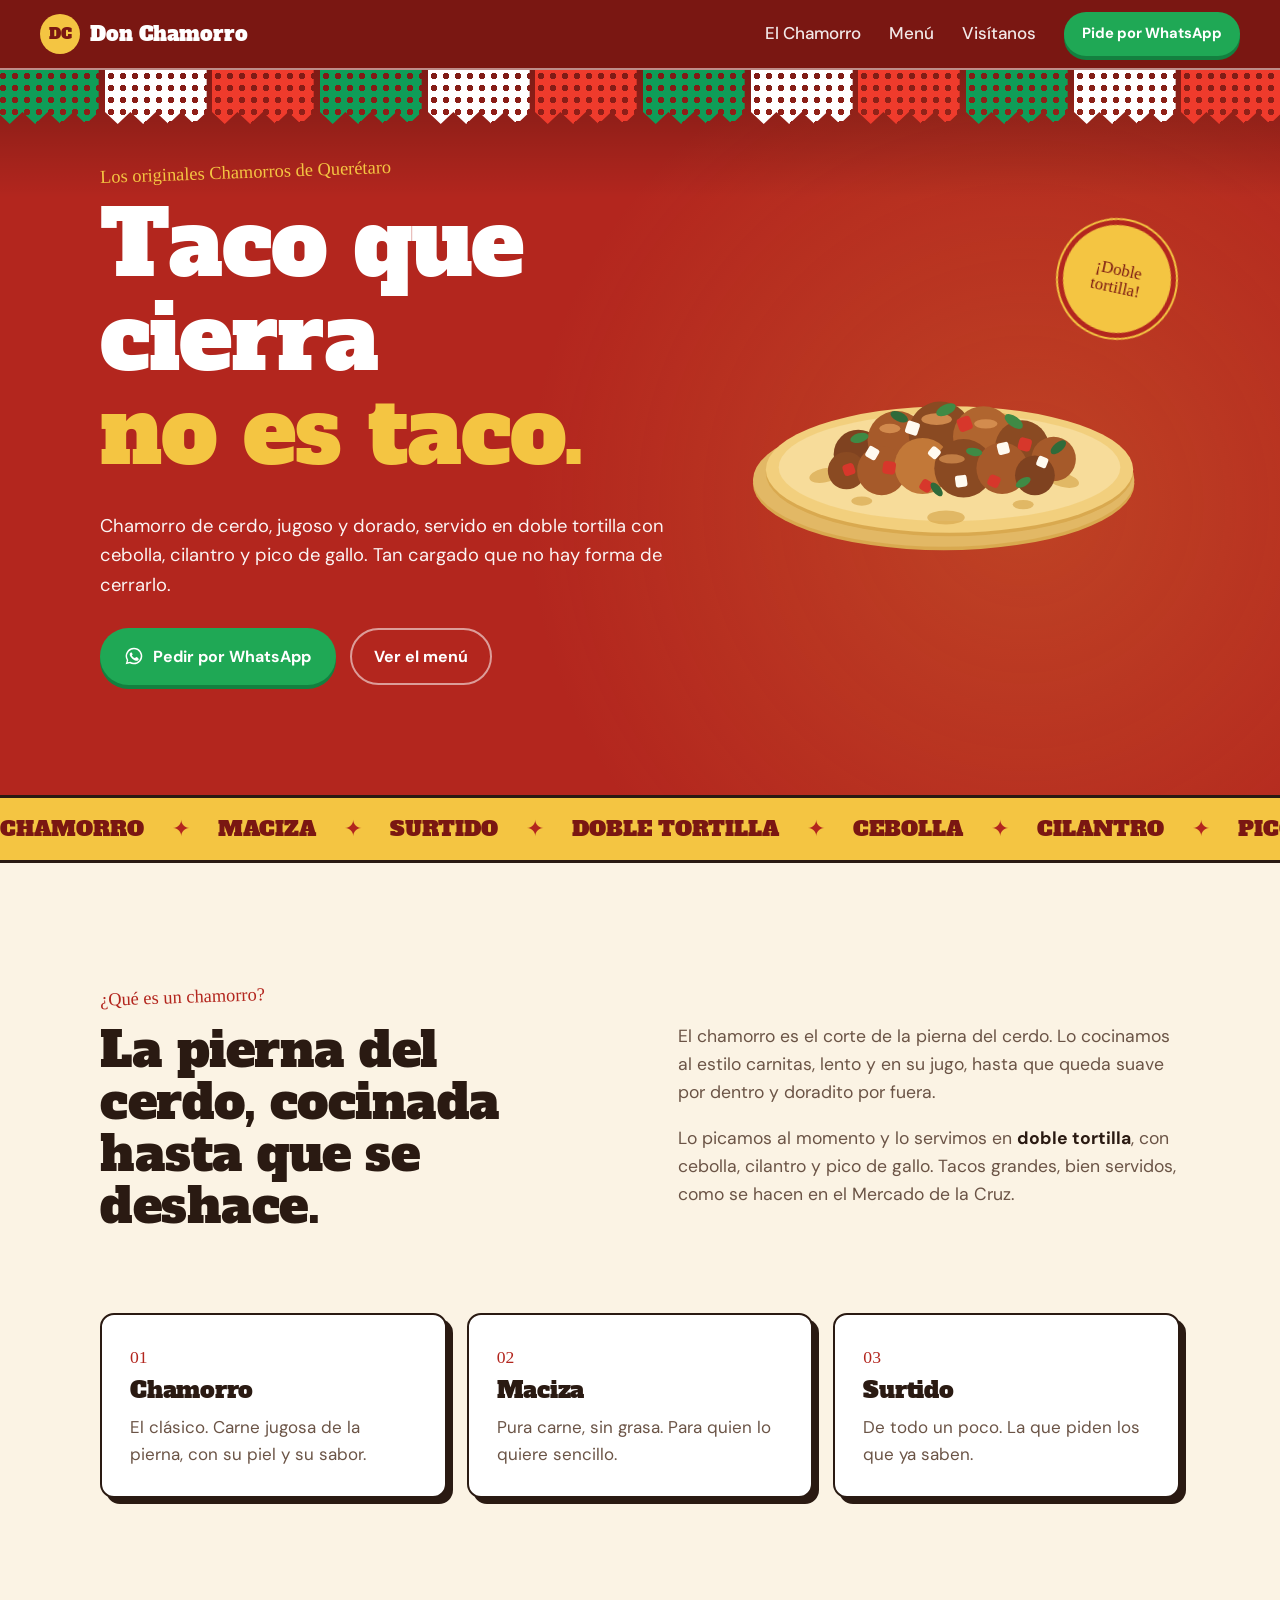
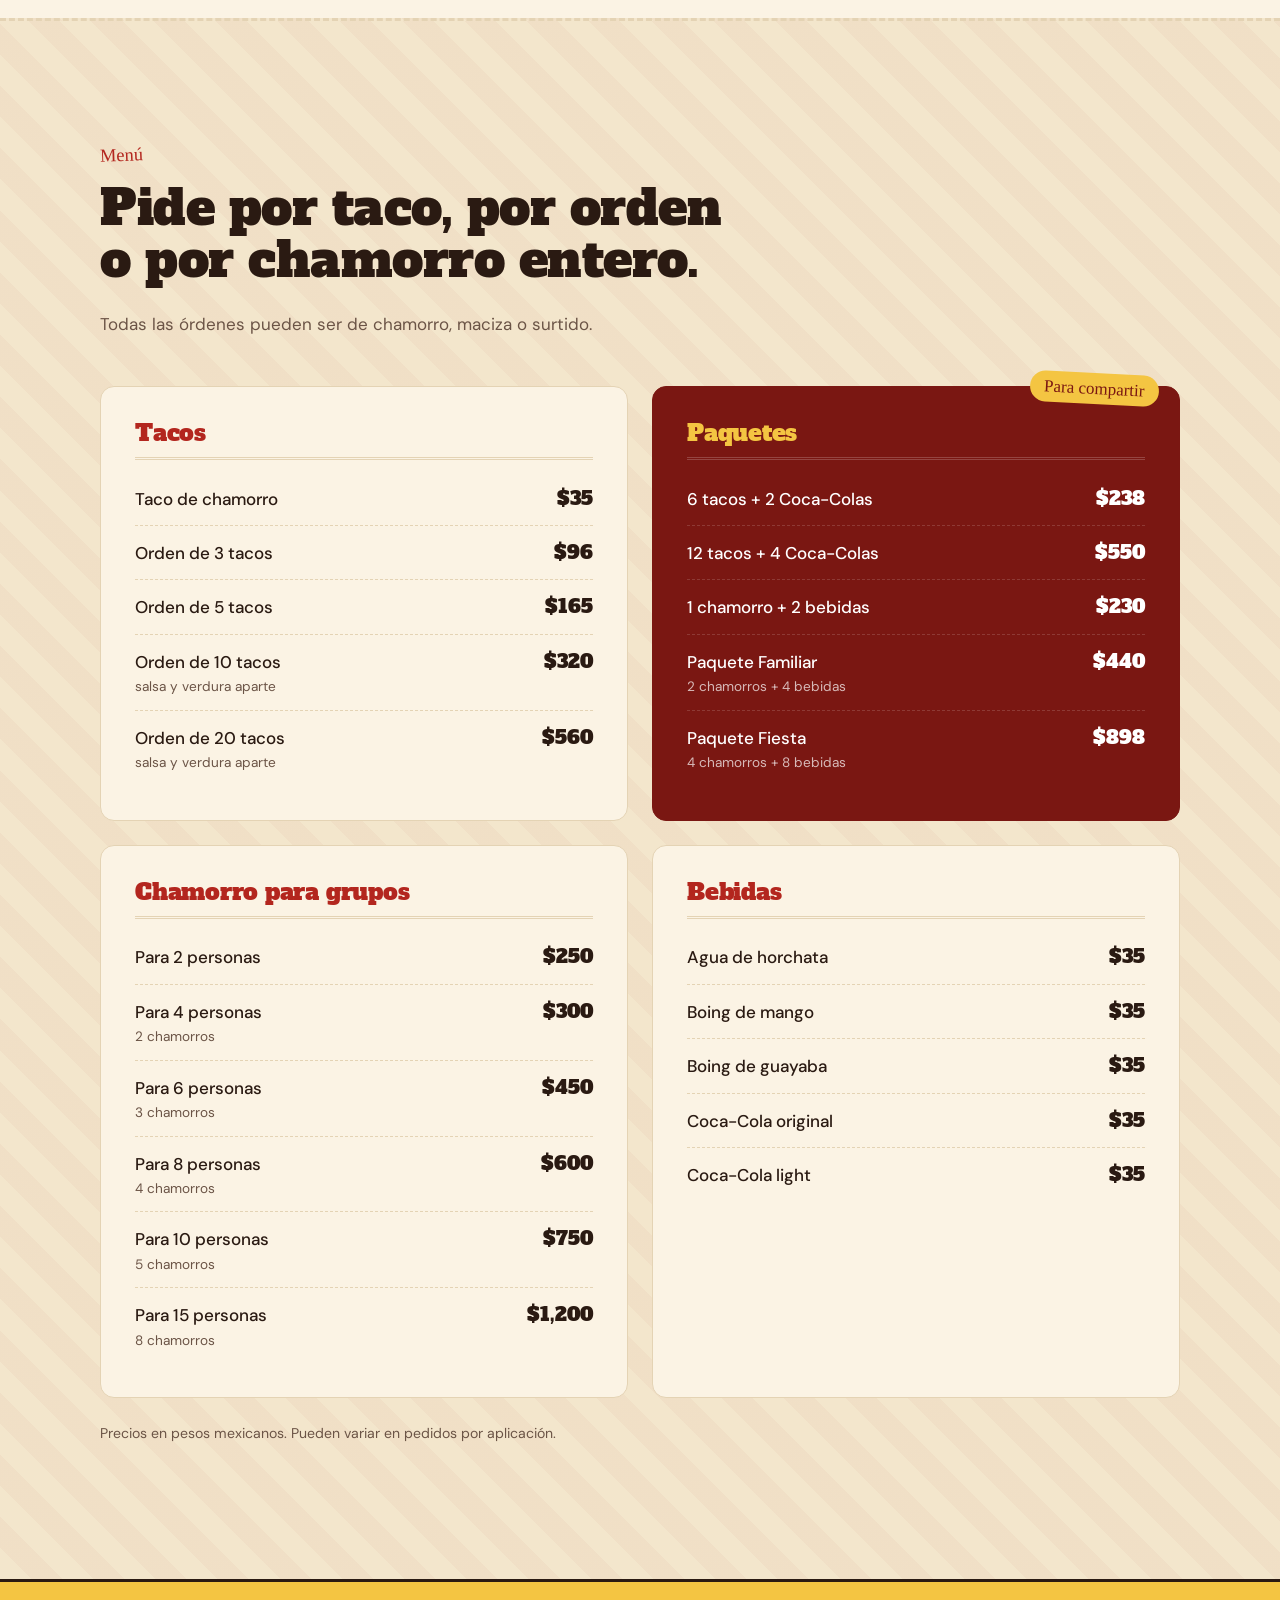
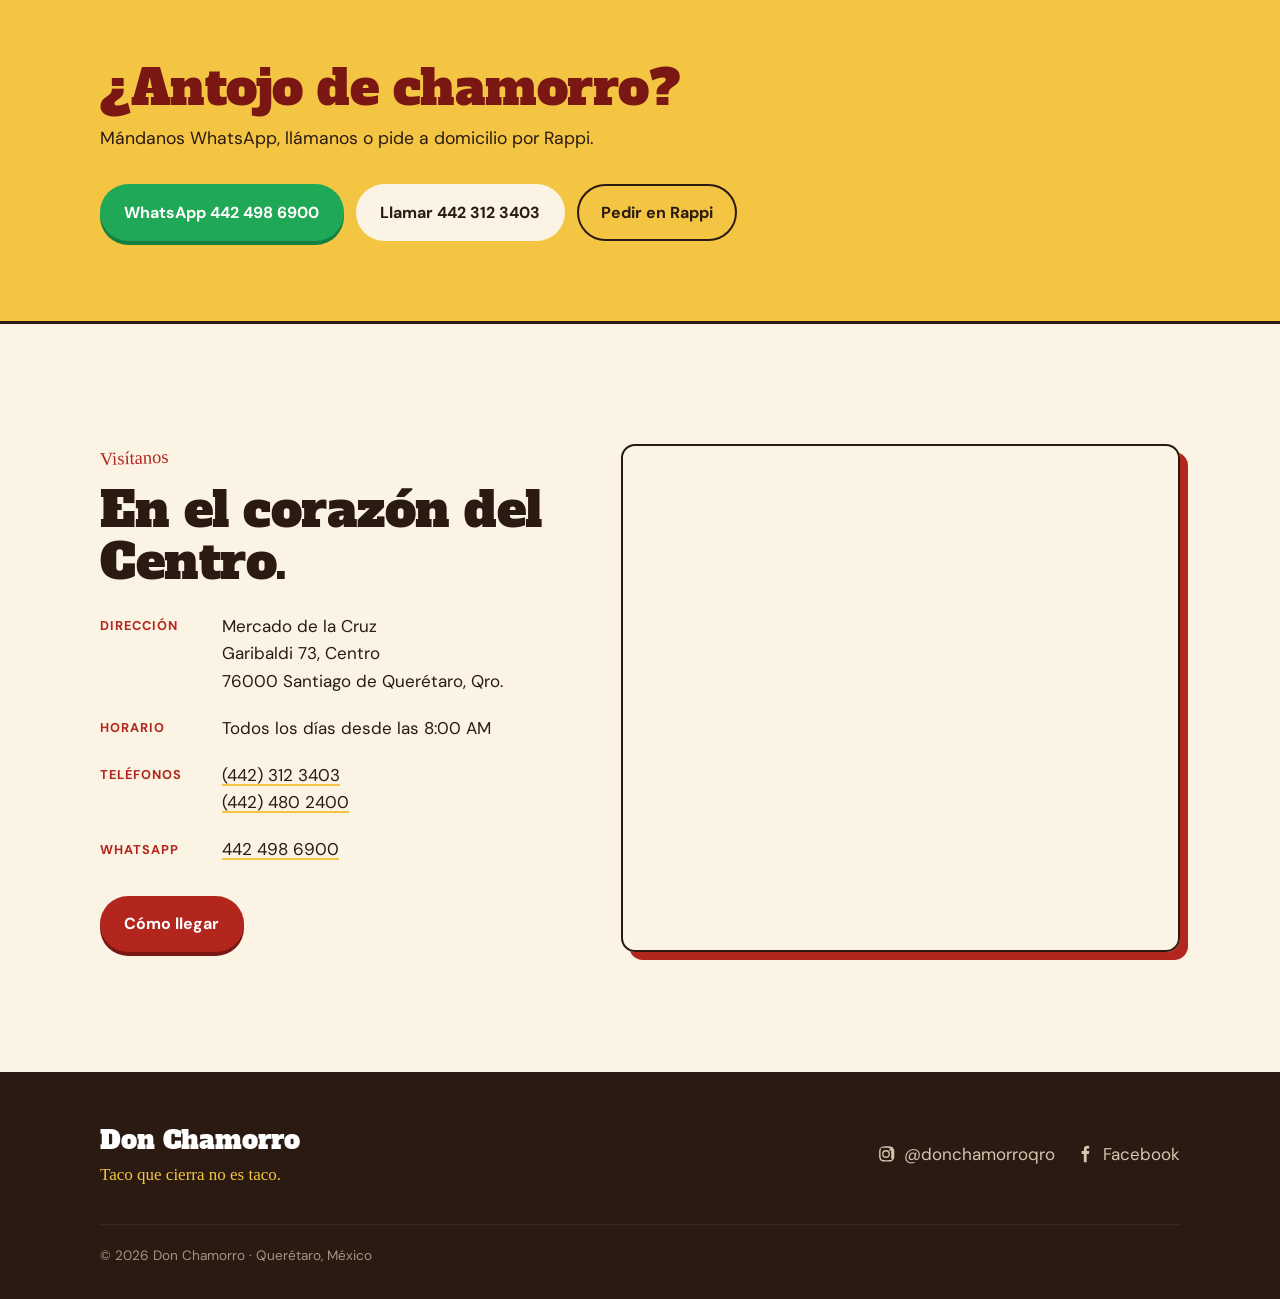
<file: index.html>
<!doctype html>
<html lang="es-MX">
<head>
  <meta charset="utf-8">
  <meta name="viewport" content="width=device-width, initial-scale=1">
  <title>Don Chamorro · Tacos de Chamorro en Querétaro</title>
  <meta name="description" content="Los originales Chamorros de Querétaro. Tacos de chamorro, maciza y surtido en doble tortilla, en el Mercado de la Cruz. Pide por WhatsApp o Rappi.">
  <meta property="og:title" content="Don Chamorro · Taco que cierra no es taco">
  <meta property="og:description" content="Los originales Chamorros de Querétaro. Mercado de la Cruz, Centro.">
  <meta property="og:type" content="restaurant">
  <meta name="theme-color" content="#b3261e">
  <link rel="icon" href="favicon.svg" type="image/svg+xml">

  <link rel="preconnect" href="https://fonts.googleapis.com">
  <link rel="preconnect" href="https://fonts.gstatic.com" crossorigin>
  <link href="https://fonts.googleapis.com/css2?family=Alfa+Slab+One&family=DM+Sans:opsz,wght@9..40,400;9..40,500;9..40,700&family=Permanent+Marker&display=swap" rel="stylesheet">
  <link rel="stylesheet" href="styles.css">

  <script type="application/ld+json">
  {
    "@context": "https://schema.org",
    "@type": "Restaurant",
    "name": "Don Chamorro",
    "slogan": "Taco que cierra no es taco",
    "servesCuisine": "Mexicana, Tacos",
    "priceRange": "$",
    "telephone": ["+52 442 312 3403", "+52 442 480 2400"],
    "address": {
      "@type": "PostalAddress",
      "streetAddress": "Garibaldi 73, Mercado de la Cruz",
      "addressLocality": "Santiago de Querétaro",
      "addressRegion": "Qro.",
      "postalCode": "76000",
      "addressCountry": "MX"
    },
    "sameAs": [
      "https://www.instagram.com/donchamorroqro/",
      "https://www.facebook.com/Don-Chamorro-217633508306447/"
    ]
  }
  </script>
</head>
<body>

  <header class="nav" id="top">
    <a class="brand" href="#top" aria-label="Don Chamorro, inicio">
      <span class="brand-mark">DC</span>
      <span class="brand-name">Don Chamorro</span>
    </a>
    <button class="nav-toggle" aria-expanded="false" aria-controls="nav-links" aria-label="Abrir menú">
      <span></span><span></span><span></span>
    </button>
    <nav class="nav-links" id="nav-links">
      <a href="#chamorro">El Chamorro</a>
      <a href="#menu">Menú</a>
      <a href="#visitanos">Visítanos</a>
      <a class="btn btn-sm btn-wa" href="https://wa.me/524424986900?text=Hola%20Don%20Chamorro%2C%20quiero%20hacer%20un%20pedido" target="_blank" rel="noopener">Pide por WhatsApp</a>
    </nav>
  </header>

  <main>
    <!-- HERO -->
    <section class="hero">
      <div class="picado" aria-hidden="true">
        <span></span><span></span><span></span><span></span><span></span><span></span>
        <span></span><span></span><span></span><span></span><span></span><span></span>
      </div>

      <div class="hero-inner">
        <div class="hero-copy">
          <p class="eyebrow">Los originales Chamorros de Querétaro</p>
          <h1>Taco que cierra<br><span>no es taco.</span></h1>
          <p class="lead">Chamorro de cerdo, jugoso y dorado, servido en doble tortilla con cebolla, cilantro y pico de gallo. Tan cargado que no hay forma de cerrarlo.</p>
          <div class="hero-cta">
            <a class="btn btn-wa" href="https://wa.me/524424986900?text=Hola%20Don%20Chamorro%2C%20quiero%20hacer%20un%20pedido" target="_blank" rel="noopener">
              <svg viewBox="0 0 24 24" aria-hidden="true"><path d="M12 2a10 10 0 0 0-8.6 15.1L2 22l5-1.3A10 10 0 1 0 12 2Zm0 18.2c-1.5 0-3-.4-4.3-1.2l-.3-.2-3 .8.8-2.9-.2-.3A8.2 8.2 0 1 1 12 20.2Zm4.5-6.1c-.2-.1-1.5-.7-1.7-.8-.2-.1-.4-.1-.6.1l-.8 1c-.1.2-.3.2-.5.1a6.7 6.7 0 0 1-3.3-2.9c-.3-.4.3-.4.7-1.3.1-.2 0-.3 0-.4l-.8-1.8c-.2-.5-.4-.4-.6-.4h-.5a1 1 0 0 0-.7.3 3 3 0 0 0-.9 2.2 5.2 5.2 0 0 0 1.1 2.8 11.9 11.9 0 0 0 4.6 4c1.7.7 2.4.8 3.2.7.5-.1 1.5-.6 1.8-1.2.2-.6.2-1.1.1-1.2l-.4-.2Z"/></svg>
              Pedir por WhatsApp
            </a>
            <a class="btn btn-ghost" href="#menu">Ver el menú</a>
          </div>
        </div>

        <figure class="hero-art" aria-hidden="true">
          <div class="sticker">¡Doble<br>tortilla!</div>
          <svg class="taco" viewBox="0 0 400 300">
            <!-- tortilla de abajo (doble tortilla) -->
            <ellipse cx="198" cy="203" rx="163" ry="57" fill="#d9a94f"/>
            <ellipse cx="198" cy="200" rx="163" ry="57" fill="#e2b865"/>
            <!-- tortilla de arriba -->
            <ellipse cx="203" cy="194" rx="157" ry="54" fill="#d9a94f"/>
            <ellipse cx="203" cy="191" rx="157" ry="54" fill="#f2cf7d"/>
            <ellipse cx="203" cy="189" rx="146" ry="46" fill="#f7dc9a"/>
            <!-- marcas del comal -->
            <g fill="#d9a94f" opacity=".7">
              <ellipse cx="96"  cy="196" rx="13" ry="6" transform="rotate(-12 96 196)"/>
              <ellipse cx="128" cy="218" rx="9"  ry="4"/>
              <ellipse cx="300" cy="200" rx="14" ry="6" transform="rotate(14 300 200)"/>
              <ellipse cx="266" cy="221" rx="9"  ry="4"/>
              <ellipse cx="200" cy="232" rx="16" ry="6"/>
              <ellipse cx="164" cy="150" rx="10" ry="4"/>
              <ellipse cx="246" cy="146" rx="8"  ry="3.5"/>
            </g>
            <!-- carne de chamorro encima -->
            <g class="filling">
              <circle cx="125" cy="178" r="21" fill="#7f4220"/>
              <circle cx="158" cy="166" r="25" fill="#a65a2a"/>
              <circle cx="195" cy="160" r="27" fill="#8a4a22"/>
              <circle cx="232" cy="163" r="26" fill="#b0652f"/>
              <circle cx="265" cy="172" r="23" fill="#8a4a22"/>
              <circle cx="292" cy="182" r="19" fill="#a65a2a"/>
              <circle cx="115" cy="192" r="16" fill="#8a4a22"/>
              <circle cx="145" cy="192" r="21" fill="#a65a2a"/>
              <circle cx="180" cy="188" r="24" fill="#c27838"/>
              <circle cx="215" cy="190" r="25" fill="#8a4a22"/>
              <circle cx="248" cy="190" r="22" fill="#a65a2a"/>
              <circle cx="276" cy="196" r="17" fill="#7f4220"/>
              <!-- doraditos -->
              <ellipse cx="192" cy="148" rx="13" ry="5" fill="#d99353" opacity=".85"/>
              <ellipse cx="234" cy="152" rx="10" ry="4" fill="#d99353" opacity=".85"/>
              <ellipse cx="152" cy="156" rx="9"  ry="4" fill="#d99353" opacity=".85"/>
              <ellipse cx="205" cy="182" rx="11" ry="4" fill="#d99353" opacity=".7"/>
              <!-- cebolla -->
              <rect x="166" y="150" width="11" height="11" rx="2" fill="#fffaf0" transform="rotate(18 171 155)"/>
              <rect x="244" y="168" width="10" height="10" rx="2" fill="#fffaf0" transform="rotate(-14 249 173)"/>
              <rect x="132" y="172" width="10" height="10" rx="2" fill="#fffaf0" transform="rotate(30 137 177)"/>
              <rect x="208" y="196" width="10" height="10" rx="2" fill="#fffaf0" transform="rotate(-8 213 201)"/>
              <rect x="278" y="180" width="9"  height="9"  rx="2" fill="#fffaf0" transform="rotate(22 282 184)"/>
              <rect x="186" y="172" width="9"  height="9"  rx="2" fill="#fffaf0" transform="rotate(40 190 176)"/>
              <!-- pico de gallo -->
              <rect x="210" y="146" width="12" height="12" rx="3" fill="#d7372b" transform="rotate(-20 216 152)"/>
              <rect x="262" y="164" width="11" height="11" rx="3" fill="#d7372b" transform="rotate(15 267 169)"/>
              <rect x="146" y="184" width="11" height="11" rx="3" fill="#d7372b" transform="rotate(8 151 189)"/>
              <rect x="236" y="196" width="10" height="10" rx="3" fill="#d7372b" transform="rotate(25 241 201)"/>
              <rect x="112" y="186" width="10" height="10" rx="3" fill="#d7372b" transform="rotate(-18 117 191)"/>
              <rect x="178" y="200" width="10" height="10" rx="3" fill="#d7372b" transform="rotate(32 183 205)"/>
              <!-- cilantro -->
              <ellipse cx="200" cy="140" rx="9" ry="4.5" fill="#3f8a45" transform="rotate(-25 200 140)"/>
              <ellipse cx="160" cy="146" rx="8" ry="4"   fill="#2f6b3a" transform="rotate(25 160 146)"/>
              <ellipse cx="258" cy="150" rx="9" ry="4.5" fill="#3f8a45" transform="rotate(35 258 150)"/>
              <ellipse cx="126" cy="164" rx="8" ry="4"   fill="#3f8a45" transform="rotate(-15 126 164)"/>
              <ellipse cx="296" cy="172" rx="8" ry="4"   fill="#2f6b3a" transform="rotate(-40 296 172)"/>
              <ellipse cx="224" cy="176" rx="7" ry="3.5" fill="#3f8a45" transform="rotate(10 224 176)"/>
              <ellipse cx="192" cy="208" rx="7" ry="3.5" fill="#2f6b3a" transform="rotate(50 192 208)"/>
              <ellipse cx="266" cy="202" rx="7" ry="3.5" fill="#3f8a45" transform="rotate(-30 266 202)"/>
            </g>
          </svg>
        </figure>
      </div>
    </section>

    <!-- MARQUEE -->
    <div class="marquee" aria-hidden="true">
      <div class="marquee-track">
        <span>Chamorro</span><i>✦</i><span>Maciza</span><i>✦</i><span>Surtido</span><i>✦</i><span>Doble tortilla</span><i>✦</i><span>Cebolla</span><i>✦</i><span>Cilantro</span><i>✦</i><span>Pico de gallo</span><i>✦</i>
        <span>Chamorro</span><i>✦</i><span>Maciza</span><i>✦</i><span>Surtido</span><i>✦</i><span>Doble tortilla</span><i>✦</i><span>Cebolla</span><i>✦</i><span>Cilantro</span><i>✦</i><span>Pico de gallo</span><i>✦</i>
      </div>
    </div>

    <!-- ABOUT -->
    <section class="section about" id="chamorro">
      <div class="container about-grid">
        <div>
          <p class="eyebrow eyebrow-red">¿Qué es un chamorro?</p>
          <h2>La pierna del cerdo, cocinada hasta que se deshace.</h2>
        </div>
        <div class="about-copy">
          <p>El chamorro es el corte de la pierna del cerdo. Lo cocinamos al estilo carnitas, lento y en su jugo, hasta que queda suave por dentro y doradito por fuera.</p>
          <p>Lo picamos al momento y lo servimos en <strong>doble tortilla</strong>, con cebolla, cilantro y pico de gallo. Tacos grandes, bien servidos, como se hacen en el Mercado de la Cruz.</p>
        </div>
      </div>

      <div class="container pillars">
        <article class="pillar">
          <span class="pillar-num">01</span>
          <h3>Chamorro</h3>
          <p>El clásico. Carne jugosa de la pierna, con su piel y su sabor.</p>
        </article>
        <article class="pillar">
          <span class="pillar-num">02</span>
          <h3>Maciza</h3>
          <p>Pura carne, sin grasa. Para quien lo quiere sencillo.</p>
        </article>
        <article class="pillar">
          <span class="pillar-num">03</span>
          <h3>Surtido</h3>
          <p>De todo un poco. La que piden los que ya saben.</p>
        </article>
      </div>
    </section>

    <!-- MENU -->
    <section class="section menu" id="menu">
      <div class="container">
        <div class="section-head">
          <p class="eyebrow eyebrow-red">Menú</p>
          <h2>Pide por taco, por orden o por chamorro entero.</h2>
          <p class="muted">Todas las órdenes pueden ser de chamorro, maciza o surtido.</p>
        </div>

        <div class="menu-grid">
          <article class="menu-card">
            <h3>Tacos</h3>
            <ul class="menu-list">
              <li><span>Taco de chamorro</span><b>$35</b></li>
              <li><span>Orden de 3 tacos</span><b>$96</b></li>
              <li><span>Orden de 5 tacos</span><b>$165</b></li>
              <li><span>Orden de 10 tacos <small>salsa y verdura aparte</small></span><b>$320</b></li>
              <li><span>Orden de 20 tacos <small>salsa y verdura aparte</small></span><b>$560</b></li>
            </ul>
          </article>

          <article class="menu-card menu-card-feature">
            <p class="tag">Para compartir</p>
            <h3>Paquetes</h3>
            <ul class="menu-list">
              <li><span>6 tacos + 2 Coca-Colas</span><b>$238</b></li>
              <li><span>12 tacos + 4 Coca-Colas</span><b>$550</b></li>
              <li><span>1 chamorro + 2 bebidas</span><b>$230</b></li>
              <li><span>Paquete Familiar <small>2 chamorros + 4 bebidas</small></span><b>$440</b></li>
              <li><span>Paquete Fiesta <small>4 chamorros + 8 bebidas</small></span><b>$898</b></li>
            </ul>
          </article>

          <article class="menu-card">
            <h3>Chamorro para grupos</h3>
            <ul class="menu-list">
              <li><span>Para 2 personas</span><b>$250</b></li>
              <li><span>Para 4 personas <small>2 chamorros</small></span><b>$300</b></li>
              <li><span>Para 6 personas <small>3 chamorros</small></span><b>$450</b></li>
              <li><span>Para 8 personas <small>4 chamorros</small></span><b>$600</b></li>
              <li><span>Para 10 personas <small>5 chamorros</small></span><b>$750</b></li>
              <li><span>Para 15 personas <small>8 chamorros</small></span><b>$1,200</b></li>
            </ul>
          </article>

          <article class="menu-card">
            <h3>Bebidas</h3>
            <ul class="menu-list">
              <li><span>Agua de horchata</span><b>$35</b></li>
              <li><span>Boing de mango</span><b>$35</b></li>
              <li><span>Boing de guayaba</span><b>$35</b></li>
              <li><span>Coca-Cola original</span><b>$35</b></li>
              <li><span>Coca-Cola light</span><b>$35</b></li>
            </ul>
          </article>
        </div>
        <p class="fineprint">Precios en pesos mexicanos. Pueden variar en pedidos por aplicación.</p>
      </div>
    </section>

    <!-- ORDER BAND -->
    <section class="order">
      <div class="container order-inner">
        <div>
          <h2>¿Antojo de chamorro?</h2>
          <p>Mándanos WhatsApp, llámanos o pide a domicilio por Rappi.</p>
        </div>
        <div class="order-actions">
          <a class="btn btn-wa" href="https://wa.me/524424986900?text=Hola%20Don%20Chamorro%2C%20quiero%20hacer%20un%20pedido" target="_blank" rel="noopener">WhatsApp 442 498 6900</a>
          <a class="btn btn-light" href="tel:+524423123403">Llamar 442 312 3403</a>
          <a class="btn btn-outline-light" href="https://www.rappi.com.mx/restaurantes/990005490-don-chamorro" target="_blank" rel="noopener">Pedir en Rappi</a>
        </div>
      </div>
    </section>

    <!-- VISIT -->
    <section class="section visit" id="visitanos">
      <div class="container visit-grid">
        <div class="visit-info">
          <p class="eyebrow eyebrow-red">Visítanos</p>
          <h2>En el corazón del Centro.</h2>

          <dl class="info">
            <div>
              <dt>Dirección</dt>
              <dd>Mercado de la Cruz<br>Garibaldi 73, Centro<br>76000 Santiago de Querétaro, Qro.</dd>
            </div>
            <div>
              <dt>Horario</dt>
              <dd>Todos los días desde las 8:00 AM</dd>
            </div>
            <div>
              <dt>Teléfonos</dt>
              <dd>
                <a href="tel:+524423123403">(442) 312 3403</a><br>
                <a href="tel:+524424802400">(442) 480 2400</a>
              </dd>
            </div>
            <div>
              <dt>WhatsApp</dt>
              <dd><a href="https://wa.me/524424986900" target="_blank" rel="noopener">442 498 6900</a></dd>
            </div>
          </dl>

          <a class="btn btn-red" href="https://www.google.com/maps/search/?api=1&query=Don+Chamorro+Garibaldi+73+Centro+Queretaro" target="_blank" rel="noopener">Cómo llegar</a>
        </div>

        <div class="map">
          <iframe
            title="Mapa: Don Chamorro, Mercado de la Cruz, Querétaro"
            src="https://maps.google.com/maps?q=Garibaldi%2073%2C%20Centro%2C%2076000%20Santiago%20de%20Quer%C3%A9taro&z=16&output=embed"
            loading="lazy"
            referrerpolicy="no-referrer-when-downgrade"></iframe>
        </div>
      </div>
    </section>
  </main>

  <footer class="footer">
    <div class="container footer-inner">
      <div>
        <p class="footer-brand">Don Chamorro</p>
        <p class="footer-slogan">Taco que cierra no es taco.</p>
      </div>
      <div class="socials">
        <a href="https://www.instagram.com/donchamorroqro/" target="_blank" rel="noopener" aria-label="Instagram">
          <svg viewBox="0 0 24 24" aria-hidden="true"><path d="M12 7.3A4.7 4.7 0 1 0 16.7 12 4.7 4.7 0 0 0 12 7.3Zm0 7.8A3.1 3.1 0 1 1 15.1 12 3.1 3.1 0 0 1 12 15.1Zm6-8a1.1 1.1 0 1 1-1.1-1.1A1.1 1.1 0 0 1 18 7.1ZM21.9 8.2a5.4 5.4 0 0 0-1.5-3.8 5.4 5.4 0 0 0-3.8-1.5c-1.5-.1-6-.1-7.5 0a5.4 5.4 0 0 0-3.8 1.5 5.4 5.4 0 0 0-1.5 3.8c-.1 1.5-.1 6 0 7.5a5.4 5.4 0 0 0 1.5 3.8 5.4 5.4 0 0 0 3.8 1.5c1.5.1 6 .1 7.5 0a5.4 5.4 0 0 0 3.8-1.5 5.4 5.4 0 0 0 1.5-3.8c.1-1.5.1-6 0-7.5Zm-2 9.1a3.1 3.1 0 0 1-1.7 1.7c-1.2.5-4 .4-5.3.4s-4.1.1-5.3-.4a3.1 3.1 0 0 1-1.7-1.7c-.5-1.2-.4-4-.4-5.3s-.1-4.1.4-5.3A3.1 3.1 0 0 1 5.6 5c1.2-.5 4-.4 5.3-.4s4.1-.1 5.3.4a3.1 3.1 0 0 1 1.7 1.7c.5 1.2.4 4 .4 5.3s.1 4.1-.4 5.3Z"/></svg>
          @donchamorroqro
        </a>
        <a href="https://www.facebook.com/Don-Chamorro-217633508306447/" target="_blank" rel="noopener" aria-label="Facebook">
          <svg viewBox="0 0 24 24" aria-hidden="true"><path d="M14 8.5V6.8c0-.8.2-1.3 1.4-1.3H17V2.3A21 21 0 0 0 14.6 2C12.2 2 10.6 3.5 10.6 6.1v2.4H8V12h2.6v10H14V12h2.7l.4-3.5Z"/></svg>
          Facebook
        </a>
      </div>
      <p class="copy">© <span id="year"></span> Don Chamorro · Querétaro, México</p>
    </div>
  </footer>

  <a class="wa-float" href="https://wa.me/524424986900?text=Hola%20Don%20Chamorro%2C%20quiero%20hacer%20un%20pedido" target="_blank" rel="noopener" aria-label="Pedir por WhatsApp">
    <svg viewBox="0 0 24 24" aria-hidden="true"><path d="M12 2a10 10 0 0 0-8.6 15.1L2 22l5-1.3A10 10 0 1 0 12 2Zm0 18.2c-1.5 0-3-.4-4.3-1.2l-.3-.2-3 .8.8-2.9-.2-.3A8.2 8.2 0 1 1 12 20.2Zm4.5-6.1c-.2-.1-1.5-.7-1.7-.8-.2-.1-.4-.1-.6.1l-.8 1c-.1.2-.3.2-.5.1a6.7 6.7 0 0 1-3.3-2.9c-.3-.4.3-.4.7-1.3.1-.2 0-.3 0-.4l-.8-1.8c-.2-.5-.4-.4-.6-.4h-.5a1 1 0 0 0-.7.3 3 3 0 0 0-.9 2.2 5.2 5.2 0 0 0 1.1 2.8 11.9 11.9 0 0 0 4.6 4c1.7.7 2.4.8 3.2.7.5-.1 1.5-.6 1.8-1.2.2-.6.2-1.1.1-1.2l-.4-.2Z"/></svg>
  </a>

  <script src="script.js"></script>
</body>
</html>
</file>
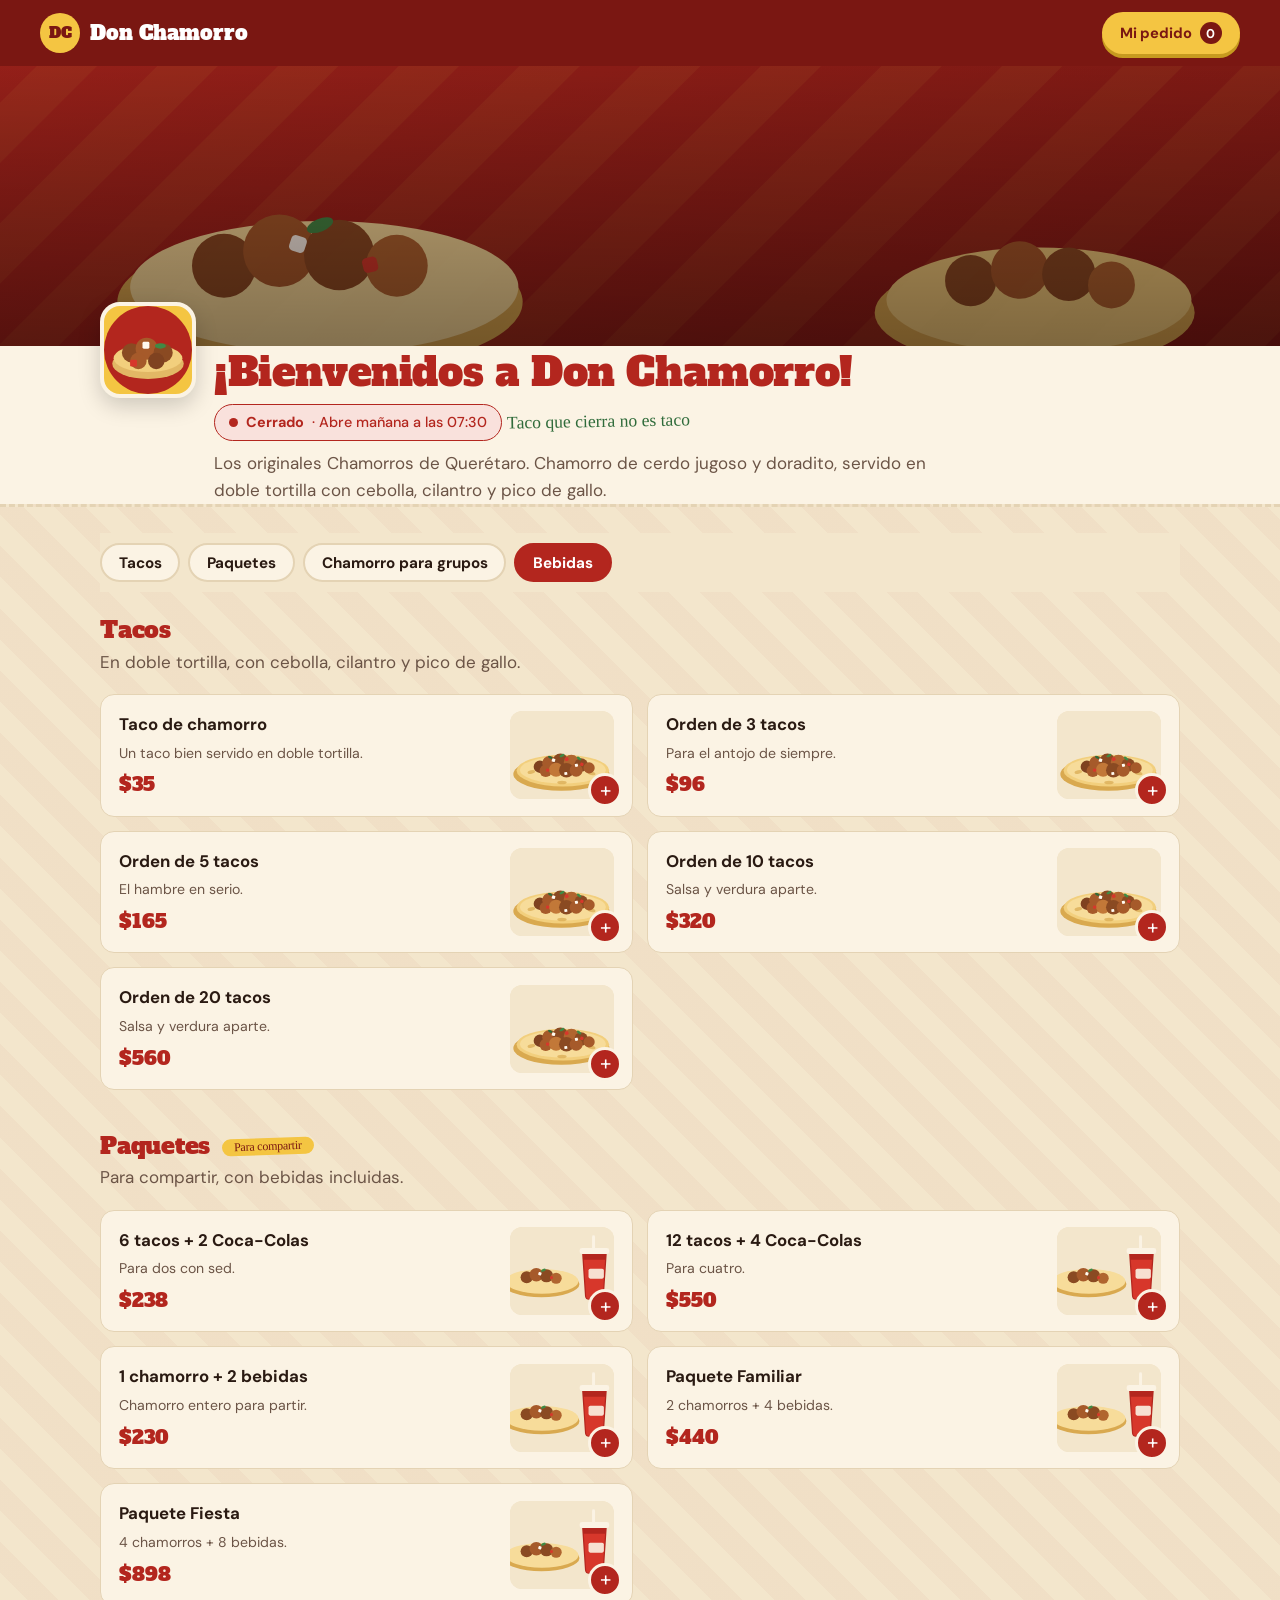
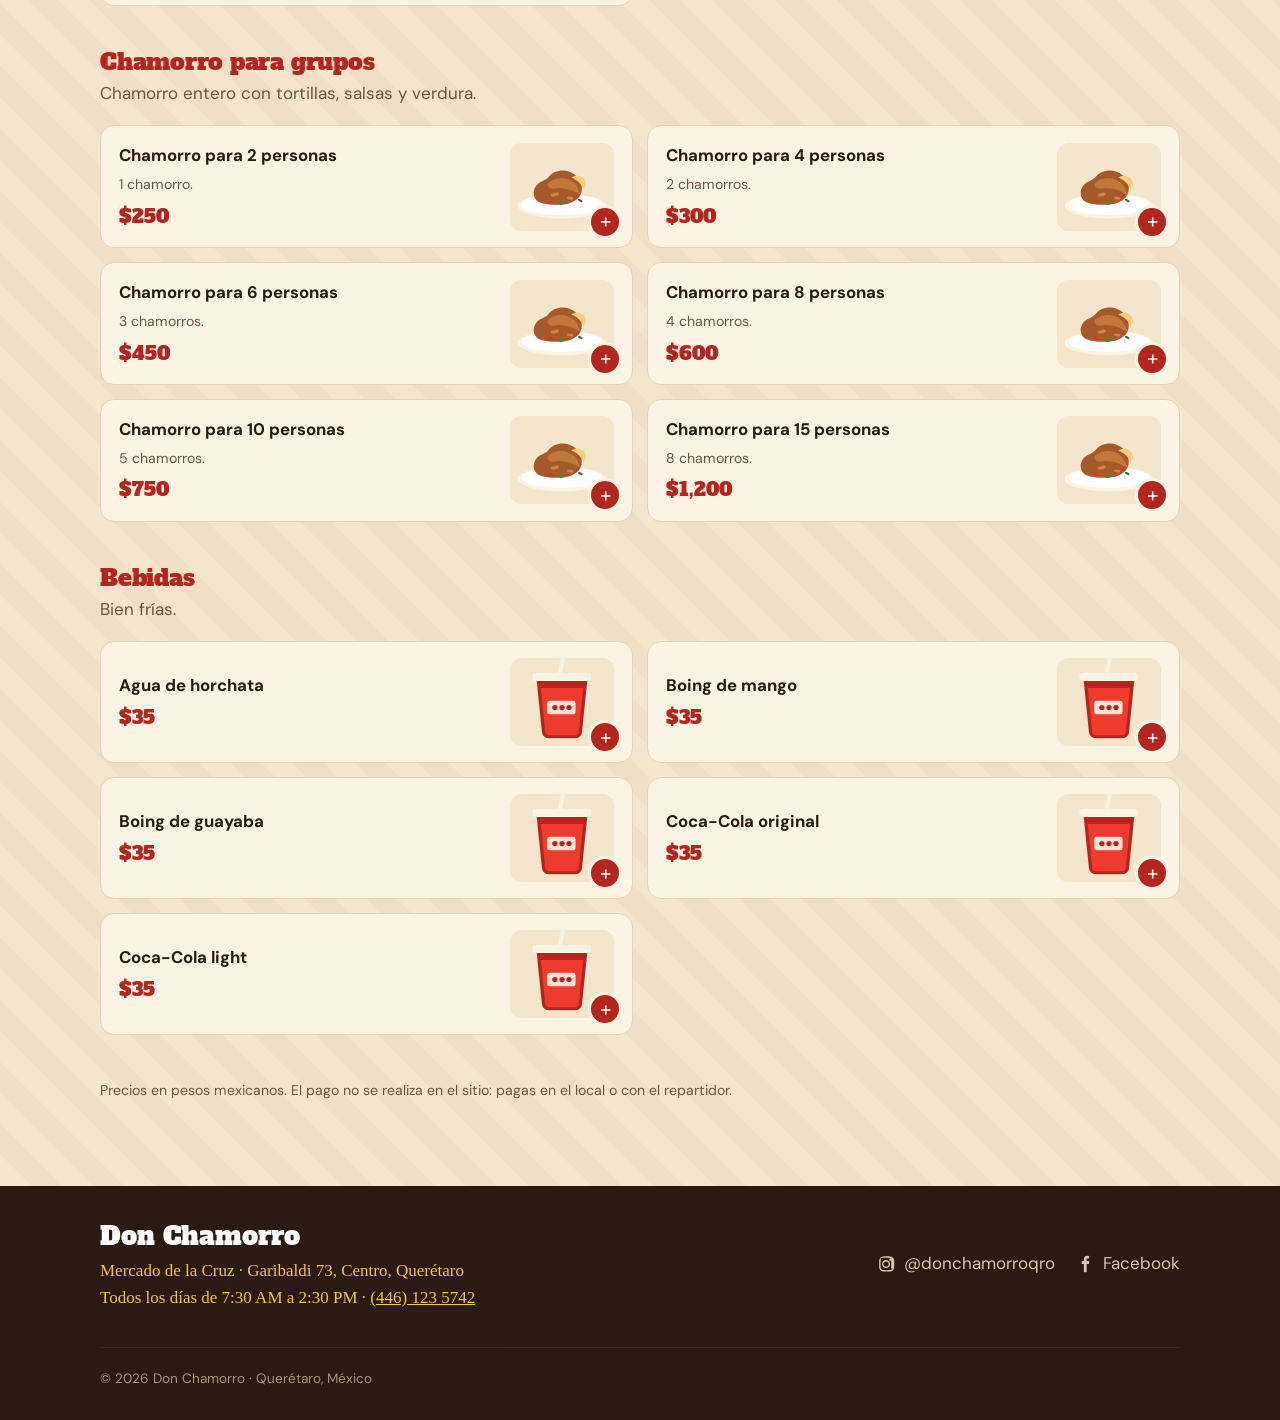
<file: 2.0/index.html>
<!doctype html>
<html lang="es-MX">
<head>
  <meta charset="utf-8">
  <meta name="viewport" content="width=device-width, initial-scale=1">
  <title>Don Chamorro · Pide en línea · Tacos de Chamorro en Querétaro</title>
  <meta name="description" content="Pide en línea tus tacos de chamorro en Querétaro: para comer aquí, para llevar o a domicilio. Pagas en el local o con el repartidor. Confirmamos por WhatsApp.">
  <meta property="og:title" content="Don Chamorro · Pide en línea">
  <meta property="og:description" content="Arma tu pedido en 3 pasos y confirma por WhatsApp. Mercado de la Cruz, Centro.">
  <meta property="og:type" content="restaurant">
  <meta name="theme-color" content="#b3261e">
  <link rel="icon" href="favicon.svg" type="image/svg+xml">

  <link rel="preconnect" href="https://fonts.googleapis.com">
  <link rel="preconnect" href="https://fonts.gstatic.com" crossorigin>
  <link href="https://fonts.googleapis.com/css2?family=Alfa+Slab+One&family=DM+Sans:opsz,wght@9..40,400;9..40,500;9..40,700&family=Permanent+Marker&display=swap" rel="stylesheet">
  <link rel="stylesheet" href="styles.css">
  <link rel="stylesheet" href="order.css">

  <script type="application/ld+json">
  {
    "@context": "https://schema.org",
    "@type": "Restaurant",
    "name": "Don Chamorro",
    "slogan": "Taco que cierra no es taco",
    "servesCuisine": "Mexicana, Tacos",
    "priceRange": "$",
    "telephone": "+52 446 123 5742",
    "address": {
      "@type": "PostalAddress",
      "streetAddress": "Garibaldi 73, Mercado de la Cruz",
      "addressLocality": "Santiago de Querétaro",
      "addressRegion": "Qro.",
      "postalCode": "76000",
      "addressCountry": "MX"
    },
    "sameAs": [
      "https://www.instagram.com/donchamorroqro/",
      "https://www.facebook.com/Don-Chamorro-217633508306447/"
    ]
  }
  </script>
</head>
<body>

  <header class="nav" id="top">
    <a class="brand" href="#top" aria-label="Don Chamorro, inicio">
      <span class="brand-mark">DC</span>
      <span class="brand-name">Don Chamorro</span>
    </a>
    <nav class="nav-links nav-links-slim">
      <button class="btn btn-sm btn-masa" data-open-cart type="button">
        Mi pedido <span class="nav-cart-count" data-cart-count>0</span>
      </button>
    </nav>
  </header>

  <main>
    <!-- PORTADA DE LA TIENDA -->
    <section class="store">
      <div class="store-cover">
        <img id="store-cover-img" src="" alt="" loading="eager">
      </div>

      <div class="container store-head">
        <img class="store-logo" id="store-logo" src="" alt="Logo Don Chamorro">
        <div class="store-title">
          <h1 id="store-welcome">¡Bienvenidos a Don Chamorro!</h1>
          <p class="open-status" id="open-status" hidden aria-live="polite"></p>
          <p class="store-lema" id="store-lema"></p>
          <p class="store-desc" id="store-desc"></p>
        </div>
      </div>
    </section>

    <!-- MENÚ -->
    <section class="menu" id="menu">
      <div class="container">
        <nav class="cat-tabs" id="cat-tabs" aria-label="Categorías del menú"></nav>
        <div id="catalog" class="catalog"></div>
        <p class="fineprint">Precios en pesos mexicanos. El pago no se realiza en el sitio: pagas en el local o con el repartidor.</p>
      </div>
    </section>
  </main>

  <footer class="footer footer-slim">
    <div class="container footer-inner">
      <div>
        <p class="footer-brand">Don Chamorro</p>
        <p class="footer-slogan">Mercado de la Cruz · Garibaldi 73, Centro, Querétaro</p>
        <p class="footer-slogan">Todos los días de 7:30 AM a 2:30 PM · <a href="tel:+524461235742">(446) 123 5742</a></p>
      </div>
      <div class="socials">
        <a href="https://www.instagram.com/donchamorroqro/" target="_blank" rel="noopener" aria-label="Instagram">
          <svg viewBox="0 0 24 24" aria-hidden="true"><path d="M12 7.3A4.7 4.7 0 1 0 16.7 12 4.7 4.7 0 0 0 12 7.3Zm0 7.8A3.1 3.1 0 1 1 15.1 12 3.1 3.1 0 0 1 12 15.1Zm6-8a1.1 1.1 0 1 1-1.1-1.1A1.1 1.1 0 0 1 18 7.1ZM21.9 8.2a5.4 5.4 0 0 0-1.5-3.8 5.4 5.4 0 0 0-3.8-1.5c-1.5-.1-6-.1-7.5 0a5.4 5.4 0 0 0-3.8 1.5 5.4 5.4 0 0 0-1.5 3.8c-.1 1.5-.1 6 0 7.5a5.4 5.4 0 0 0 1.5 3.8 5.4 5.4 0 0 0 3.8 1.5c1.5.1 6 .1 7.5 0a5.4 5.4 0 0 0 3.8-1.5 5.4 5.4 0 0 0 1.5-3.8c.1-1.5.1-6 0-7.5Zm-2 9.1a3.1 3.1 0 0 1-1.7 1.7c-1.2.5-4 .4-5.3.4s-4.1.1-5.3-.4a3.1 3.1 0 0 1-1.7-1.7c-.5-1.2-.4-4-.4-5.3s-.1-4.1.4-5.3A3.1 3.1 0 0 1 5.6 5c1.2-.5 4-.4 5.3-.4s4.1-.1 5.3.4a3.1 3.1 0 0 1 1.7 1.7c.5 1.2.4 4 .4 5.3s.1 4.1-.4 5.3Z"/></svg>
          @donchamorroqro
        </a>
        <a href="https://www.facebook.com/Don-Chamorro-217633508306447/" target="_blank" rel="noopener" aria-label="Facebook">
          <svg viewBox="0 0 24 24" aria-hidden="true"><path d="M14 8.5V6.8c0-.8.2-1.3 1.4-1.3H17V2.3A21 21 0 0 0 14.6 2C12.2 2 10.6 3.5 10.6 6.1v2.4H8V12h2.6v10H14V12h2.7l.4-3.5Z"/></svg>
          Facebook
        </a>
      </div>
      <p class="copy">© <span id="year"></span> Don Chamorro · Querétaro, México</p>
    </div>
  </footer>

  <!-- Barra flotante del carrito -->
  <button class="cart-bar" id="cart-bar" type="button" data-open-cart hidden>
    <span class="cart-bar-count" data-cart-count>0</span>
    <span class="cart-bar-label">Ver mi pedido</span>
    <span class="cart-bar-total" data-cart-total>$0</span>
  </button>

  <!-- Modal producto -->
  <div class="modal" id="product-modal" hidden>
    <div class="modal-backdrop" data-close-product></div>
    <div class="modal-panel" role="dialog" aria-modal="true" aria-labelledby="product-title">
      <header class="modal-head">
        <h3 id="product-title">Producto</h3>
        <button class="icon-btn" type="button" data-close-product aria-label="Cerrar">✕</button>
      </header>
      <div class="modal-body" id="product-body"></div>
      <footer class="modal-foot">
        <div class="qty" role="group" aria-label="Cantidad">
          <button type="button" class="qty-btn" id="p-minus" aria-label="Quitar uno">−</button>
          <span id="p-qty">1</span>
          <button type="button" class="qty-btn" id="p-plus" aria-label="Agregar uno">+</button>
        </div>
        <button class="btn btn-red btn-block" type="button" id="p-add">Agregar · $0</button>
      </footer>
    </div>
  </div>

  <!-- Checkout 3 pasos -->
  <div class="modal" id="checkout" hidden>
    <div class="modal-backdrop" data-close-checkout></div>
    <div class="modal-panel modal-panel-lg" role="dialog" aria-modal="true" aria-labelledby="checkout-title">
      <header class="modal-head">
        <button class="icon-btn" type="button" id="co-back" aria-label="Regresar" hidden>←</button>
        <h3 id="checkout-title">Mi pedido</h3>
        <button class="icon-btn" type="button" data-close-checkout aria-label="Cerrar">✕</button>
      </header>

      <ol class="stepper" id="stepper">
        <li data-step="1"><b>1</b> Productos</li>
        <li data-step="2"><b>2</b> Entrega</li>
        <li data-step="3"><b>3</b> Pago</li>
      </ol>

      <div class="modal-body">
        <!-- PASO 1 -->
        <section class="step" data-step="1">
          <div id="cart-lines"></div>
          <p class="empty-cart" id="empty-cart" hidden>Tu pedido está vacío. Agrega algo del menú 🌮</p>
          <label class="field">
            <span>Notas para la cocina <small>(opcional)</small></span>
            <textarea id="order-note" rows="2" placeholder="Ej. sin cebolla, salsa aparte..."></textarea>
          </label>
          <div class="totals" id="totals-1"></div>
        </section>

        <!-- PASO 2 -->
        <section class="step" data-step="2" hidden>
          <p class="step-title">¿Cómo quieres tu pedido?</p>
          <div class="choice-grid choice-grid-3" id="mode-grid">
            <label class="choice">
              <input type="radio" name="mode" value="local">
              <span class="choice-box">
                <span class="choice-ico" aria-hidden="true">🍽️</span>
                <b>Comer aquí</b>
                <small>En el puesto, servido en charola</small>
              </span>
            </label>
            <label class="choice">
              <input type="radio" name="mode" value="pickup">
              <span class="choice-box">
                <span class="choice-ico" aria-hidden="true">🥡</span>
                <b>Para llevar</b>
                <small>Pasas por él al Mercado de la Cruz</small>
              </span>
            </label>
            <label class="choice">
              <input type="radio" name="mode" value="delivery" checked>
              <span class="choice-box">
                <span class="choice-ico" aria-hidden="true">🛵</span>
                <b>A domicilio</b>
                <small>Te lo lleva nuestro repartidor</small>
              </span>
            </label>
          </div>

          <div class="fields">
            <label class="field">
              <span>Nombre completo *</span>
              <input type="text" id="f-name" autocomplete="name" placeholder="Tu nombre">
            </label>
            <label class="field">
              <span id="phone-label">Teléfono / WhatsApp *</span>
              <input type="tel" id="f-phone" autocomplete="tel" inputmode="tel" placeholder="442 123 4567">
            </label>
            <div class="delivery-only">
              <label class="field">
                <span>Calle y número *</span>
                <input type="text" id="f-address" autocomplete="street-address" placeholder="Av. Universidad 123, int. 4">
              </label>
              <label class="field">
                <span>Colonia *</span>
                <input type="text" id="f-colonia" placeholder="Centro">
              </label>
              <label class="field">
                <span>Referencias <small>(opcional)</small></span>
                <input type="text" id="f-refs" placeholder="Portón verde, frente a la farmacia">
              </label>
            </div>
            <label class="field">
              <span id="when-label">¿Para cuándo?</span>
              <select id="f-when">
                <option value="Lo antes posible">Lo antes posible</option>
                <option value="Programado">Para una hora en específico</option>
              </select>
            </label>
            <label class="field" id="f-time-wrap" hidden>
              <span>Hora deseada</span>
              <input type="time" id="f-time">
            </label>
          </div>
          <p class="form-error" id="err-2" hidden></p>
        </section>

        <!-- PASO 3 -->
        <section class="step" data-step="3" hidden>
          <p class="note-pay">El pago <strong>no se realiza en este sitio</strong>. Eliges cómo pagas y lo liquidas <span id="pay-where">con el repartidor</span>.</p>
          <div class="choice-list" id="pay-list"></div>

          <label class="field" id="cash-wrap" hidden>
            <span>¿Con cuánto vas a pagar? <small>(para llevar tu cambio)</small></span>
            <input type="number" id="f-cash" inputmode="numeric" min="0" step="1" placeholder="Ej. 500">
            <small class="hint" id="change-hint"></small>
          </label>

          <div class="totals" id="totals-3"></div>
          <p class="form-error" id="err-3" hidden></p>
        </section>
      </div>

      <footer class="modal-foot modal-foot-nav">
        <button class="btn btn-outline-light" type="button" id="co-prev" hidden>Regresar</button>
        <button class="btn btn-red btn-block" type="button" id="co-next">Continuar</button>
        <button class="btn btn-wa btn-block" type="button" id="co-send" hidden>
          <svg viewBox="0 0 24 24" aria-hidden="true"><path d="M12 2a10 10 0 0 0-8.6 15.1L2 22l5-1.3A10 10 0 1 0 12 2Zm0 18.2c-1.5 0-3-.4-4.3-1.2l-.3-.2-3 .8.8-2.9-.2-.3A8.2 8.2 0 1 1 12 20.2Zm4.5-6.1c-.2-.1-1.5-.7-1.7-.8-.2-.1-.4-.1-.6.1l-.8 1c-.1.2-.3.2-.5.1a6.7 6.7 0 0 1-3.3-2.9c-.3-.4.3-.4.7-1.3.1-.2 0-.3 0-.4l-.8-1.8c-.2-.5-.4-.4-.6-.4h-.5a1 1 0 0 0-.7.3 3 3 0 0 0-.9 2.2 5.2 5.2 0 0 0 1.1 2.8 11.9 11.9 0 0 0 4.6 4c1.7.7 2.4.8 3.2.7.5-.1 1.5-.6 1.8-1.2.2-.6.2-1.1.1-1.2l-.4-.2Z"/></svg>
          Enviar pedido por WhatsApp
        </button>
      </footer>
    </div>
  </div>

  <!-- Confirmación -->
  <div class="modal" id="done" hidden>
    <div class="modal-backdrop" data-close-done></div>
    <div class="modal-panel modal-panel-sm" role="dialog" aria-modal="true" aria-labelledby="done-title">
      <div class="done-body">
        <div class="done-check" aria-hidden="true">🌮</div>
        <h3 id="done-title">¡Pedido enviado!</h3>
        <p>Se abrió WhatsApp con el resumen de tu pedido. <strong>Envía el mensaje</strong> para que lo recibamos y te confirmemos el tiempo de entrega.</p>
        <p class="muted small">¿No se abrió? <a id="done-link" href="#" target="_blank" rel="noopener">Abre WhatsApp aquí</a>.</p>
        <button class="btn btn-red btn-block" type="button" data-close-done>Listo</button>
      </div>
    </div>
  </div>

  <script src="menu-data.js"></script>
  <script src="app.js"></script>
</body>
</html>
</file>
<file: styles.css>
:root {
  --chile: #b3261e;
  --chile-deep: #7a1712;
  --masa: #f4c542;
  --nopal: #2f6b3a;
  --verde-bandera: #0f9d58;
  --rojo-bandera: #ef3b2c;
  --paper: #fbf3e4;
  --paper-2: #f3e6cc;
  --ink: #2a1a12;
  --ink-soft: #6b5446;
  --line: #e4d3b4;
  --wa: #1fa855;

  --display: "Alfa Slab One", Georgia, serif;
  --body: "DM Sans", system-ui, -apple-system, "Segoe UI", sans-serif;
  --hand: "Permanent Marker", "Comic Sans MS", cursive;

  --radius: 14px;
  --gutter: clamp(16px, 4vw, 40px);
}

*, *::before, *::after { box-sizing: border-box; }

html { scroll-behavior: smooth; scroll-padding-top: 80px; }

body {
  margin: 0;
  background: var(--paper);
  color: var(--ink);
  font-family: var(--body);
  font-size: 17px;
  line-height: 1.6;
  -webkit-font-smoothing: antialiased;
  overflow-x: hidden;
}

img, svg { display: block; max-width: 100%; }
a { color: inherit; }

h1, h2, h3 {
  font-family: var(--display);
  font-weight: 400;
  line-height: 1.05;
  margin: 0 0 .5em;
  letter-spacing: -.01em;
}
h2 { font-size: clamp(2rem, 4.2vw, 3.1rem); }
h3 { font-size: 1.45rem; }
p { margin: 0 0 1em; }

.container {
  width: 100%;
  max-width: 1160px;
  margin: 0 auto;
  padding: 0 var(--gutter);
}

.section { padding: clamp(64px, 10vw, 120px) 0; }

.eyebrow {
  font-family: var(--hand);
  font-size: 1.15rem;
  color: var(--masa);
  margin-bottom: .6em;
  transform: rotate(-2deg);
  display: inline-block;
}
.eyebrow-red { color: var(--chile); }
.muted { color: var(--ink-soft); }

/* ---------- Buttons ---------- */
.btn {
  display: inline-flex;
  align-items: center;
  gap: .55em;
  font-family: var(--body);
  font-weight: 700;
  font-size: 1rem;
  text-decoration: none;
  padding: .85em 1.4em;
  border-radius: 999px;
  border: 2px solid transparent;
  transition: transform .15s ease, box-shadow .15s ease, background-color .15s ease;
  white-space: nowrap;
}
.btn:hover { transform: translateY(-2px); }
.btn:focus-visible { outline: 3px solid var(--masa); outline-offset: 3px; }
.btn svg { width: 1.25em; height: 1.25em; fill: currentColor; }
.btn-sm { padding: .55em 1.1em; font-size: .92rem; }

.btn-wa { background: var(--wa); color: #fff; box-shadow: 0 4px 0 #13803f; }
.btn-wa:hover { box-shadow: 0 6px 0 #13803f; }
.btn-ghost { color: #fff; border-color: rgba(255,255,255,.55); }
.btn-ghost:hover { background: rgba(255,255,255,.1); border-color: #fff; }
.btn-red { background: var(--chile); color: #fff; box-shadow: 0 4px 0 var(--chile-deep); }
.btn-light { background: var(--paper); color: var(--ink); }
.btn-outline-light { color: var(--ink); border-color: var(--ink); }

/* ---------- Nav ---------- */
.nav {
  position: sticky;
  top: 0;
  z-index: 50;
  display: flex;
  align-items: center;
  justify-content: space-between;
  padding: 12px var(--gutter);
  background: var(--chile-deep);
  color: #fff;
  transition: box-shadow .2s ease;
}
.nav.scrolled { box-shadow: 0 4px 20px rgba(0,0,0,.25); }

.brand { display: flex; align-items: center; gap: 10px; text-decoration: none; }
.brand-mark {
  display: grid;
  place-items: center;
  width: 40px; height: 40px;
  border-radius: 50%;
  background: var(--masa);
  color: var(--chile-deep);
  font-family: var(--display);
  font-size: .95rem;
}
.brand-name { font-family: var(--display); font-size: 1.25rem; }

.nav-links { display: flex; align-items: center; gap: 28px; }
.nav-links a:not(.btn) {
  text-decoration: none;
  font-weight: 500;
  opacity: .9;
  position: relative;
}
.nav-links a:not(.btn)::after {
  content: "";
  position: absolute;
  left: 0; right: 0; bottom: -4px;
  height: 2px;
  background: var(--masa);
  transform: scaleX(0);
  transition: transform .2s ease;
}
.nav-links a:not(.btn):hover::after { transform: scaleX(1); }

.nav-toggle {
  display: none;
  background: none;
  border: 0;
  padding: 8px;
  cursor: pointer;
}
.nav-toggle span {
  display: block;
  width: 24px; height: 2px;
  background: #fff;
  margin: 5px 0;
  transition: transform .2s ease, opacity .2s ease;
}
.nav-toggle[aria-expanded="true"] span:nth-child(1) { transform: translateY(7px) rotate(45deg); }
.nav-toggle[aria-expanded="true"] span:nth-child(2) { opacity: 0; }
.nav-toggle[aria-expanded="true"] span:nth-child(3) { transform: translateY(-7px) rotate(-45deg); }

/* ---------- Hero ---------- */
.hero {
  position: relative;
  background:
    radial-gradient(circle at 80% 60%, rgba(244,197,66,.18), transparent 45%),
    var(--chile);
  color: #fff;
  padding: 90px 0 clamp(64px, 9vw, 110px);
  overflow: hidden;
}
/* voile sombre : détache les fanions rouges du fond rouge */
.hero::before {
  content: "";
  position: absolute;
  top: 0; left: 0; right: 0;
  height: 130px;
  background: linear-gradient(rgba(0,0,0,.3), rgba(0,0,0,0));
  pointer-events: none;
}

.picado {
  position: absolute;
  top: 0; left: -10px; right: -10px;
  display: flex;
  justify-content: space-between;
  padding: 0 4px;
  border-top: 2px solid rgba(255,255,255,.5);
}
.picado span {
  flex: 1;
  height: 54px;
  margin: 0 3px;
  clip-path: polygon(0 0, 100% 0, 100% 78%, 87.5% 100%, 75% 78%, 62.5% 100%, 50% 78%, 37.5% 100%, 25% 78%, 12.5% 100%, 0 78%);
  -webkit-mask: radial-gradient(circle, transparent 3px, #000 3.5px) 0 0 / 12px 12px;
          mask: radial-gradient(circle, transparent 3px, #000 3.5px) 0 0 / 12px 12px;
  animation: sway 4s ease-in-out infinite;
  transform-origin: top center;
  will-change: transform;
}
/* Verde, blanco y rojo */
.picado span:nth-child(3n+1) { background: var(--verde-bandera); }
.picado span:nth-child(3n+2) { background: #fff; animation-delay: -1.3s; }
.picado span:nth-child(3n+3) { background: var(--rojo-bandera); animation-delay: -2.6s; }

@keyframes sway {
  0%, 100% { transform: rotate(-2deg); }
  50% { transform: rotate(2deg); }
}

.hero-inner {
  max-width: 1160px;
  margin: 0 auto;
  padding: 0 var(--gutter);
  display: grid;
  grid-template-columns: 1.1fr .9fr;
  align-items: center;
  gap: 40px;
}

.hero h1 {
  font-size: clamp(2.8rem, 7.5vw, 5.6rem);
  margin-bottom: .35em;
}
.hero h1 span { color: var(--masa); }
.lead { font-size: 1.15rem; max-width: 34em; opacity: .95; }
.hero-cta { display: flex; flex-wrap: wrap; gap: 14px; margin-top: 28px; }

.hero-art { position: relative; margin: 0; }
/* Ombre statique : elle ne bouge pas, donc rien à re-dessiner pendant l'animation */
.hero-art::before {
  content: "";
  position: absolute;
  left: 9%; right: 9%;
  top: 60%;
  height: 32%;
  background: radial-gradient(50% 50% at 50% 50%, rgba(0,0,0,.32), rgba(0,0,0,0) 70%);
  z-index: 0;
}
.taco {
  position: relative;
  z-index: 1;
  width: 100%;
  transform: translate3d(0, 0, 0);
  backface-visibility: hidden;
  will-change: transform;
  animation: bob 4.5s cubic-bezier(.45, .05, .55, .95) infinite;
}
@keyframes bob {
  0%, 100% { transform: translate3d(0, -7px, 0) rotate(-1.2deg); }
  50%      { transform: translate3d(0,  7px, 0) rotate(1.2deg); }
}
.sticker {
  position: absolute;
  top: -6%; right: 2%;
  z-index: 2;
  width: 108px; height: 108px;
  display: grid;
  place-items: center;
  text-align: center;
  border-radius: 50%;
  background: var(--masa);
  color: var(--chile-deep);
  font-family: var(--hand);
  font-size: 1.05rem;
  line-height: 1.1;
  transform: rotate(12deg);
  box-shadow: 0 0 0 5px var(--chile), 0 0 0 7px var(--masa);
}

/* ---------- Marquee ---------- */
.marquee {
  background: var(--masa);
  color: var(--chile-deep);
  overflow: hidden;
  border-block: 3px solid var(--ink);
  padding: 14px 0;
}
.marquee-track {
  display: flex;
  gap: 28px;
  width: max-content;
  animation: marquee 32s linear infinite;
  font-family: var(--display);
  font-size: 1.35rem;
  text-transform: uppercase;
  white-space: nowrap;
}
.marquee-track i { font-style: normal; color: var(--chile); }
@keyframes marquee { to { transform: translateX(-50%); } }

/* ---------- About ---------- */
.about-grid {
  display: grid;
  grid-template-columns: 1fr 1fr;
  gap: clamp(24px, 6vw, 80px);
  align-items: start;
}
.about-copy { font-size: 1.1rem; color: var(--ink-soft); padding-top: 2.2em; }
.about-copy strong { color: var(--ink); }

.pillars {
  display: grid;
  grid-template-columns: repeat(3, 1fr);
  gap: 20px;
  margin-top: 56px;
}
.pillar {
  background: #fff;
  border: 2px solid var(--ink);
  border-radius: var(--radius);
  padding: 28px;
  box-shadow: 6px 6px 0 var(--ink);
  transition: transform .2s ease, box-shadow .2s ease;
}
.pillar:hover { transform: translate(-2px, -2px); box-shadow: 8px 8px 0 var(--ink); }
.pillar-num { font-family: var(--hand); color: var(--chile); font-size: 1.1rem; }
.pillar h3 { margin-top: .3em; }
.pillar p { color: var(--ink-soft); margin: 0; }

/* ---------- Menu ---------- */
.menu {
  background:
    repeating-linear-gradient(45deg, transparent 0 22px, rgba(179,38,30,.035) 22px 44px),
    var(--paper-2);
  border-top: 3px dashed var(--line);
}
.section-head { max-width: 640px; margin-bottom: 48px; }

.menu-grid {
  display: grid;
  grid-template-columns: repeat(2, 1fr);
  gap: 24px;
}
.menu-card {
  background: var(--paper);
  border-radius: var(--radius);
  padding: clamp(22px, 3vw, 34px);
  border: 1px solid var(--line);
}
.menu-card h3 {
  color: var(--chile);
  padding-bottom: .5em;
  border-bottom: 3px double var(--line);
}
.menu-card-feature {
  background: var(--chile-deep);
  color: #fff;
  border-color: var(--chile-deep);
  position: relative;
}
.menu-card-feature h3 { color: var(--masa); border-color: rgba(255,255,255,.2); }
.menu-card-feature small { color: rgba(255,255,255,.7) !important; }
.menu-card-feature .menu-list li { border-color: rgba(255,255,255,.15); }
.tag {
  position: absolute;
  top: -14px; right: 20px;
  margin: 0;
  background: var(--masa);
  color: var(--chile-deep);
  font-family: var(--hand);
  padding: 2px 14px;
  border-radius: 999px;
  transform: rotate(3deg);
}

.menu-list { list-style: none; margin: 0; padding: 0; }
.menu-list li {
  display: flex;
  justify-content: space-between;
  align-items: baseline;
  gap: 16px;
  padding: 12px 0;
  border-bottom: 1px dashed var(--line);
}
.menu-list li:last-child { border-bottom: 0; }
.menu-list span { font-weight: 500; }
.menu-list small {
  display: block;
  font-size: .85rem;
  font-weight: 400;
  color: var(--ink-soft);
}
.menu-list b {
  font-family: var(--display);
  font-weight: 400;
  font-size: 1.15rem;
  white-space: nowrap;
}
.fineprint { margin-top: 24px; font-size: .88rem; color: var(--ink-soft); }

/* ---------- Order band ---------- */
.order {
  background: var(--masa);
  padding: clamp(48px, 7vw, 80px) 0;
  border-block: 3px solid var(--ink);
}
.order-inner {
  display: flex;
  align-items: center;
  justify-content: space-between;
  gap: 32px;
  flex-wrap: wrap;
}
.order h2 { color: var(--chile-deep); margin-bottom: .2em; }
.order p { margin: 0; font-size: 1.1rem; }
.order-actions { display: flex; flex-wrap: wrap; gap: 12px; }

/* ---------- Visit ---------- */
.visit-grid {
  display: grid;
  grid-template-columns: .9fr 1.1fr;
  gap: clamp(28px, 5vw, 64px);
  align-items: stretch;
}
.info { margin: 12px 0 32px; display: grid; gap: 20px; }
.info div { display: grid; grid-template-columns: 110px 1fr; gap: 12px; }
.info dt {
  font-weight: 700;
  font-size: .8rem;
  letter-spacing: .08em;
  text-transform: uppercase;
  color: var(--chile);
  padding-top: .25em;
}
.info dd { margin: 0; }
.info a { text-decoration-color: var(--masa); text-decoration-thickness: 2px; text-underline-offset: 3px; }

.map {
  min-height: 380px;
  border-radius: var(--radius);
  overflow: hidden;
  border: 2px solid var(--ink);
  box-shadow: 8px 8px 0 var(--chile);
}
.map iframe { width: 100%; height: 100%; min-height: 380px; border: 0; display: block; }

/* ---------- Footer ---------- */
.footer {
  background: var(--ink);
  color: #f3e6cc;
  padding: 48px 0 32px;
}
.footer-inner {
  display: flex;
  flex-wrap: wrap;
  justify-content: space-between;
  align-items: center;
  gap: 24px;
}
.footer-brand { font-family: var(--display); font-size: 1.6rem; margin: 0; color: #fff; }
.footer-slogan { font-family: var(--hand); color: var(--masa); margin: 0; }
.socials { display: flex; gap: 20px; flex-wrap: wrap; }
.socials a { display: inline-flex; align-items: center; gap: 8px; text-decoration: none; opacity: .85; }
.socials a:hover { opacity: 1; color: var(--masa); }
.socials svg { width: 20px; height: 20px; fill: currentColor; }
.copy { width: 100%; margin: 12px 0 0; padding-top: 20px; border-top: 1px solid rgba(255,255,255,.1); font-size: .85rem; opacity: .6; }

/* ---------- Floating WhatsApp ---------- */
.wa-float {
  position: fixed;
  right: 18px; bottom: 18px;
  z-index: 60;
  width: 58px; height: 58px;
  display: grid;
  place-items: center;
  border-radius: 50%;
  background: var(--wa);
  color: #fff;
  box-shadow: 0 6px 18px rgba(0,0,0,.25);
  transform: scale(0);
  transition: transform .25s ease;
}
.wa-float.show { transform: scale(1); }
.wa-float svg { width: 30px; height: 30px; fill: currentColor; }

/* ---------- Reveal ---------- */
.reveal { opacity: 0; transform: translateY(24px); transition: opacity .6s ease, transform .6s ease; }
.reveal.in { opacity: 1; transform: none; }

/* ---------- Responsive ---------- */
@media (max-width: 900px) {
  .hero-inner { grid-template-columns: 1fr; text-align: left; }
  .hero-art { max-width: 420px; margin: 10px auto 0; }
  .about-grid, .visit-grid { grid-template-columns: 1fr; }
  .about-copy { padding-top: 0; }
  .pillars { grid-template-columns: 1fr; }
  .menu-grid { grid-template-columns: 1fr; }
}

@media (max-width: 760px) {
  .nav-toggle { display: block; }
  .nav-links {
    position: absolute;
    top: 100%; left: 0; right: 0;
    flex-direction: column;
    align-items: stretch;
    gap: 0;
    background: var(--chile-deep);
    padding: 8px var(--gutter) 20px;
    display: none;
  }
  .nav-links.open { display: flex; }
  .nav-links a:not(.btn) { padding: 14px 0; border-bottom: 1px solid rgba(255,255,255,.12); }
  .nav-links a:not(.btn)::after { display: none; }
  .nav-links .btn { margin-top: 16px; justify-content: center; }

  .hero { padding-top: 76px; }
  .picado span { height: 40px; }
  .picado span:nth-child(n+9) { display: none; }
  .sticker { width: 88px; height: 88px; font-size: .9rem; }
  .order-actions .btn { flex: 1 1 100%; justify-content: center; }
  .info div { grid-template-columns: 1fr; gap: 2px; }
}

@media (prefers-reduced-motion: reduce) {
  *, *::before, *::after { animation: none !important; transition: none !important; }
  html { scroll-behavior: auto; }
  .reveal { opacity: 1; transform: none; }
}
</file>
<file: 2.0/styles.css>
:root {
  --chile: #b3261e;
  --chile-deep: #7a1712;
  --masa: #f4c542;
  --nopal: #2f6b3a;
  --verde-bandera: #0f9d58;
  --rojo-bandera: #ef3b2c;
  --paper: #fbf3e4;
  --paper-2: #f3e6cc;
  --ink: #2a1a12;
  --ink-soft: #6b5446;
  --line: #e4d3b4;
  --wa: #1fa855;

  --display: "Alfa Slab One", Georgia, serif;
  --body: "DM Sans", system-ui, -apple-system, "Segoe UI", sans-serif;
  --hand: "Permanent Marker", "Comic Sans MS", cursive;

  --radius: 14px;
  --gutter: clamp(16px, 4vw, 40px);
}

*, *::before, *::after { box-sizing: border-box; }

html { scroll-behavior: smooth; scroll-padding-top: 80px; }

body {
  margin: 0;
  background: var(--paper);
  color: var(--ink);
  font-family: var(--body);
  font-size: 17px;
  line-height: 1.6;
  -webkit-font-smoothing: antialiased;
  overflow-x: hidden;
}

img, svg { display: block; max-width: 100%; }
a { color: inherit; }

h1, h2, h3 {
  font-family: var(--display);
  font-weight: 400;
  line-height: 1.05;
  margin: 0 0 .5em;
  letter-spacing: -.01em;
}
h2 { font-size: clamp(2rem, 4.2vw, 3.1rem); }
h3 { font-size: 1.45rem; }
p { margin: 0 0 1em; }

.container {
  width: 100%;
  max-width: 1160px;
  margin: 0 auto;
  padding: 0 var(--gutter);
}

.section { padding: clamp(64px, 10vw, 120px) 0; }

.eyebrow {
  font-family: var(--hand);
  font-size: 1.15rem;
  color: var(--masa);
  margin-bottom: .6em;
  transform: rotate(-2deg);
  display: inline-block;
}
.eyebrow-red { color: var(--chile); }
.muted { color: var(--ink-soft); }

/* ---------- Buttons ---------- */
.btn {
  display: inline-flex;
  align-items: center;
  gap: .55em;
  font-family: var(--body);
  font-weight: 700;
  font-size: 1rem;
  text-decoration: none;
  padding: .85em 1.4em;
  border-radius: 999px;
  border: 2px solid transparent;
  transition: transform .15s ease, box-shadow .15s ease, background-color .15s ease;
  white-space: nowrap;
}
.btn:hover { transform: translateY(-2px); }
.btn:focus-visible { outline: 3px solid var(--masa); outline-offset: 3px; }
.btn svg { width: 1.25em; height: 1.25em; fill: currentColor; }
.btn-sm { padding: .55em 1.1em; font-size: .92rem; }

.btn-wa { background: var(--wa); color: #fff; box-shadow: 0 4px 0 #13803f; }
.btn-wa:hover { box-shadow: 0 6px 0 #13803f; }
.btn-ghost { color: #fff; border-color: rgba(255,255,255,.55); }
.btn-ghost:hover { background: rgba(255,255,255,.1); border-color: #fff; }
.btn-red { background: var(--chile); color: #fff; box-shadow: 0 4px 0 var(--chile-deep); }
.btn-light { background: var(--paper); color: var(--ink); }
.btn-outline-light { color: var(--ink); border-color: var(--ink); }

/* ---------- Nav ---------- */
.nav {
  position: sticky;
  top: 0;
  z-index: 50;
  display: flex;
  align-items: center;
  justify-content: space-between;
  padding: 12px var(--gutter);
  background: var(--chile-deep);
  color: #fff;
  transition: box-shadow .2s ease;
}
.nav.scrolled { box-shadow: 0 4px 20px rgba(0,0,0,.25); }

.brand { display: flex; align-items: center; gap: 10px; text-decoration: none; }
.brand-mark {
  display: grid;
  place-items: center;
  width: 40px; height: 40px;
  border-radius: 50%;
  background: var(--masa);
  color: var(--chile-deep);
  font-family: var(--display);
  font-size: .95rem;
}
.brand-name { font-family: var(--display); font-size: 1.25rem; }

.nav-links { display: flex; align-items: center; gap: 28px; }
.nav-links a:not(.btn) {
  text-decoration: none;
  font-weight: 500;
  opacity: .9;
  position: relative;
}
.nav-links a:not(.btn)::after {
  content: "";
  position: absolute;
  left: 0; right: 0; bottom: -4px;
  height: 2px;
  background: var(--masa);
  transform: scaleX(0);
  transition: transform .2s ease;
}
.nav-links a:not(.btn):hover::after { transform: scaleX(1); }

.nav-toggle {
  display: none;
  background: none;
  border: 0;
  padding: 8px;
  cursor: pointer;
}
.nav-toggle span {
  display: block;
  width: 24px; height: 2px;
  background: #fff;
  margin: 5px 0;
  transition: transform .2s ease, opacity .2s ease;
}
.nav-toggle[aria-expanded="true"] span:nth-child(1) { transform: translateY(7px) rotate(45deg); }
.nav-toggle[aria-expanded="true"] span:nth-child(2) { opacity: 0; }
.nav-toggle[aria-expanded="true"] span:nth-child(3) { transform: translateY(-7px) rotate(-45deg); }

/* ---------- Hero ---------- */
.hero {
  position: relative;
  background:
    radial-gradient(circle at 80% 60%, rgba(244,197,66,.18), transparent 45%),
    var(--chile);
  color: #fff;
  padding: 90px 0 clamp(64px, 9vw, 110px);
  overflow: hidden;
}
/* voile sombre : détache les fanions rouges du fond rouge */
.hero::before {
  content: "";
  position: absolute;
  top: 0; left: 0; right: 0;
  height: 130px;
  background: linear-gradient(rgba(0,0,0,.3), rgba(0,0,0,0));
  pointer-events: none;
}

.picado {
  position: absolute;
  top: 0; left: -10px; right: -10px;
  display: flex;
  justify-content: space-between;
  padding: 0 4px;
  border-top: 2px solid rgba(255,255,255,.5);
}
.picado span {
  flex: 1;
  height: 54px;
  margin: 0 3px;
  clip-path: polygon(0 0, 100% 0, 100% 78%, 87.5% 100%, 75% 78%, 62.5% 100%, 50% 78%, 37.5% 100%, 25% 78%, 12.5% 100%, 0 78%);
  -webkit-mask: radial-gradient(circle, transparent 3px, #000 3.5px) 0 0 / 12px 12px;
          mask: radial-gradient(circle, transparent 3px, #000 3.5px) 0 0 / 12px 12px;
  animation: sway 4s ease-in-out infinite;
  transform-origin: top center;
  will-change: transform;
}
/* Verde, blanco y rojo */
.picado span:nth-child(3n+1) { background: var(--verde-bandera); }
.picado span:nth-child(3n+2) { background: #fff; animation-delay: -1.3s; }
.picado span:nth-child(3n+3) { background: var(--rojo-bandera); animation-delay: -2.6s; }

@keyframes sway {
  0%, 100% { transform: rotate(-2deg); }
  50% { transform: rotate(2deg); }
}

.hero-inner {
  max-width: 1160px;
  margin: 0 auto;
  padding: 0 var(--gutter);
  display: grid;
  grid-template-columns: 1.1fr .9fr;
  align-items: center;
  gap: 40px;
}

.hero h1 {
  font-size: clamp(2.8rem, 7.5vw, 5.6rem);
  margin-bottom: .35em;
}
.hero h1 span { color: var(--masa); }
.lead { font-size: 1.15rem; max-width: 34em; opacity: .95; }
.hero-cta { display: flex; flex-wrap: wrap; gap: 14px; margin-top: 28px; }

.hero-art { position: relative; margin: 0; }
/* Ombre statique : elle ne bouge pas, donc rien à re-dessiner pendant l'animation */
.hero-art::before {
  content: "";
  position: absolute;
  left: 9%; right: 9%;
  top: 60%;
  height: 32%;
  background: radial-gradient(50% 50% at 50% 50%, rgba(0,0,0,.32), rgba(0,0,0,0) 70%);
  z-index: 0;
}
.taco {
  position: relative;
  z-index: 1;
  width: 100%;
  transform: translate3d(0, 0, 0);
  backface-visibility: hidden;
  will-change: transform;
  animation: bob 4.5s cubic-bezier(.45, .05, .55, .95) infinite;
}
@keyframes bob {
  0%, 100% { transform: translate3d(0, -7px, 0) rotate(-1.2deg); }
  50%      { transform: translate3d(0,  7px, 0) rotate(1.2deg); }
}
.sticker {
  position: absolute;
  top: -6%; right: 2%;
  z-index: 2;
  width: 108px; height: 108px;
  display: grid;
  place-items: center;
  text-align: center;
  border-radius: 50%;
  background: var(--masa);
  color: var(--chile-deep);
  font-family: var(--hand);
  font-size: 1.05rem;
  line-height: 1.1;
  transform: rotate(12deg);
  box-shadow: 0 0 0 5px var(--chile), 0 0 0 7px var(--masa);
}

/* ---------- Marquee ---------- */
.marquee {
  background: var(--masa);
  color: var(--chile-deep);
  overflow: hidden;
  border-block: 3px solid var(--ink);
  padding: 14px 0;
}
.marquee-track {
  display: flex;
  gap: 28px;
  width: max-content;
  animation: marquee 32s linear infinite;
  font-family: var(--display);
  font-size: 1.35rem;
  text-transform: uppercase;
  white-space: nowrap;
}
.marquee-track i { font-style: normal; color: var(--chile); }
@keyframes marquee { to { transform: translateX(-50%); } }

/* ---------- About ---------- */
.about-grid {
  display: grid;
  grid-template-columns: 1fr 1fr;
  gap: clamp(24px, 6vw, 80px);
  align-items: start;
}
.about-copy { font-size: 1.1rem; color: var(--ink-soft); padding-top: 2.2em; }
.about-copy strong { color: var(--ink); }

.pillars {
  display: grid;
  grid-template-columns: repeat(3, 1fr);
  gap: 20px;
  margin-top: 56px;
}
.pillar {
  background: #fff;
  border: 2px solid var(--ink);
  border-radius: var(--radius);
  padding: 28px;
  box-shadow: 6px 6px 0 var(--ink);
  transition: transform .2s ease, box-shadow .2s ease;
}
.pillar:hover { transform: translate(-2px, -2px); box-shadow: 8px 8px 0 var(--ink); }
.pillar-num { font-family: var(--hand); color: var(--chile); font-size: 1.1rem; }
.pillar h3 { margin-top: .3em; }
.pillar p { color: var(--ink-soft); margin: 0; }

/* ---------- Menu ---------- */
.menu {
  background:
    repeating-linear-gradient(45deg, transparent 0 22px, rgba(179,38,30,.035) 22px 44px),
    var(--paper-2);
  border-top: 3px dashed var(--line);
}
.section-head { max-width: 640px; margin-bottom: 48px; }

.menu-grid {
  display: grid;
  grid-template-columns: repeat(2, 1fr);
  gap: 24px;
}
.menu-card {
  background: var(--paper);
  border-radius: var(--radius);
  padding: clamp(22px, 3vw, 34px);
  border: 1px solid var(--line);
}
.menu-card h3 {
  color: var(--chile);
  padding-bottom: .5em;
  border-bottom: 3px double var(--line);
}
.menu-card-feature {
  background: var(--chile-deep);
  color: #fff;
  border-color: var(--chile-deep);
  position: relative;
}
.menu-card-feature h3 { color: var(--masa); border-color: rgba(255,255,255,.2); }
.menu-card-feature small { color: rgba(255,255,255,.7) !important; }
.menu-card-feature .menu-list li { border-color: rgba(255,255,255,.15); }
.tag {
  position: absolute;
  top: -14px; right: 20px;
  margin: 0;
  background: var(--masa);
  color: var(--chile-deep);
  font-family: var(--hand);
  padding: 2px 14px;
  border-radius: 999px;
  transform: rotate(3deg);
}

.menu-list { list-style: none; margin: 0; padding: 0; }
.menu-list li {
  display: flex;
  justify-content: space-between;
  align-items: baseline;
  gap: 16px;
  padding: 12px 0;
  border-bottom: 1px dashed var(--line);
}
.menu-list li:last-child { border-bottom: 0; }
.menu-list span { font-weight: 500; }
.menu-list small {
  display: block;
  font-size: .85rem;
  font-weight: 400;
  color: var(--ink-soft);
}
.menu-list b {
  font-family: var(--display);
  font-weight: 400;
  font-size: 1.15rem;
  white-space: nowrap;
}
.fineprint { margin-top: 24px; font-size: .88rem; color: var(--ink-soft); }

/* ---------- Order band ---------- */
.order {
  background: var(--masa);
  padding: clamp(48px, 7vw, 80px) 0;
  border-block: 3px solid var(--ink);
}
.order-inner {
  display: flex;
  align-items: center;
  justify-content: space-between;
  gap: 32px;
  flex-wrap: wrap;
}
.order h2 { color: var(--chile-deep); margin-bottom: .2em; }
.order p { margin: 0; font-size: 1.1rem; }
.order-actions { display: flex; flex-wrap: wrap; gap: 12px; }

/* ---------- Visit ---------- */
.visit-grid {
  display: grid;
  grid-template-columns: .9fr 1.1fr;
  gap: clamp(28px, 5vw, 64px);
  align-items: stretch;
}
.info { margin: 12px 0 32px; display: grid; gap: 20px; }
.info div { display: grid; grid-template-columns: 110px 1fr; gap: 12px; }
.info dt {
  font-weight: 700;
  font-size: .8rem;
  letter-spacing: .08em;
  text-transform: uppercase;
  color: var(--chile);
  padding-top: .25em;
}
.info dd { margin: 0; }
.info a { text-decoration-color: var(--masa); text-decoration-thickness: 2px; text-underline-offset: 3px; }

.map {
  min-height: 380px;
  border-radius: var(--radius);
  overflow: hidden;
  border: 2px solid var(--ink);
  box-shadow: 8px 8px 0 var(--chile);
}
.map iframe { width: 100%; height: 100%; min-height: 380px; border: 0; display: block; }

/* ---------- Footer ---------- */
.footer {
  background: var(--ink);
  color: #f3e6cc;
  padding: 48px 0 32px;
}
.footer-inner {
  display: flex;
  flex-wrap: wrap;
  justify-content: space-between;
  align-items: center;
  gap: 24px;
}
.footer-brand { font-family: var(--display); font-size: 1.6rem; margin: 0; color: #fff; }
.footer-slogan { font-family: var(--hand); color: var(--masa); margin: 0; }
.socials { display: flex; gap: 20px; flex-wrap: wrap; }
.socials a { display: inline-flex; align-items: center; gap: 8px; text-decoration: none; opacity: .85; }
.socials a:hover { opacity: 1; color: var(--masa); }
.socials svg { width: 20px; height: 20px; fill: currentColor; }
.copy { width: 100%; margin: 12px 0 0; padding-top: 20px; border-top: 1px solid rgba(255,255,255,.1); font-size: .85rem; opacity: .6; }

/* ---------- Floating WhatsApp ---------- */
.wa-float {
  position: fixed;
  right: 18px; bottom: 18px;
  z-index: 60;
  width: 58px; height: 58px;
  display: grid;
  place-items: center;
  border-radius: 50%;
  background: var(--wa);
  color: #fff;
  box-shadow: 0 6px 18px rgba(0,0,0,.25);
  transform: scale(0);
  transition: transform .25s ease;
}
.wa-float.show { transform: scale(1); }
.wa-float svg { width: 30px; height: 30px; fill: currentColor; }

/* ---------- Reveal ---------- */
.reveal { opacity: 0; transform: translateY(24px); transition: opacity .6s ease, transform .6s ease; }
.reveal.in { opacity: 1; transform: none; }

/* ---------- Responsive ---------- */
@media (max-width: 900px) {
  .hero-inner { grid-template-columns: 1fr; text-align: left; }
  .hero-art { max-width: 420px; margin: 10px auto 0; }
  .about-grid, .visit-grid { grid-template-columns: 1fr; }
  .about-copy { padding-top: 0; }
  .pillars { grid-template-columns: 1fr; }
  .menu-grid { grid-template-columns: 1fr; }
}

@media (max-width: 760px) {
  .nav-toggle { display: block; }
  .nav-links {
    position: absolute;
    top: 100%; left: 0; right: 0;
    flex-direction: column;
    align-items: stretch;
    gap: 0;
    background: var(--chile-deep);
    padding: 8px var(--gutter) 20px;
    display: none;
  }
  .nav-links.open { display: flex; }
  .nav-links a:not(.btn) { padding: 14px 0; border-bottom: 1px solid rgba(255,255,255,.12); }
  .nav-links a:not(.btn)::after { display: none; }
  .nav-links .btn { margin-top: 16px; justify-content: center; }

  .hero { padding-top: 76px; }
  .picado span { height: 40px; }
  .picado span:nth-child(n+9) { display: none; }
  .sticker { width: 88px; height: 88px; font-size: .9rem; }
  .order-actions .btn { flex: 1 1 100%; justify-content: center; }
  .info div { grid-template-columns: 1fr; gap: 2px; }
}

@media (prefers-reduced-motion: reduce) {
  *, *::before, *::after { animation: none !important; transition: none !important; }
  html { scroll-behavior: auto; }
  .reveal { opacity: 1; transform: none; }
}
</file>
<file: 2.0/order.css>
/* ------------------------------------------------------------------
   Don Chamorro 2.0 — Estilos del pedido en línea
------------------------------------------------------------------- */

/* `hidden` siempre gana, aunque la clase defina un display (ej. .btn) */
[hidden] { display: none !important; }

/* ---------- Extras de marca ---------- */
.btn-masa { background: var(--masa); color: var(--chile-deep); box-shadow: 0 4px 0 #c79a1f; }
.btn-masa:hover { box-shadow: 0 6px 0 #c79a1f; }
.btn-block { width: 100%; justify-content: center; }

.nav-cart-count {
  display: inline-grid;
  place-items: center;
  min-width: 22px; height: 22px;
  padding: 0 6px;
  border-radius: 999px;
  background: var(--chile-deep);
  color: #fff;
  font-size: .8rem;
}

.hero-steps {
  list-style: none;
  display: flex;
  flex-wrap: wrap;
  gap: 10px 22px;
  margin: 26px 0 0;
  padding: 0;
  font-size: .95rem;
}
.hero-steps li { display: flex; align-items: center; gap: 8px; opacity: .92; }
.hero-steps b {
  display: grid;
  place-items: center;
  width: 24px; height: 24px;
  border-radius: 50%;
  background: var(--masa);
  color: var(--chile-deep);
  font-family: var(--display);
  font-size: .8rem;
}


/* ---------- Portada de la tienda (estilo Rappi) ---------- */
.nav-links-slim { gap: 12px; }

.store { background: var(--paper); }
.store-cover {
  position: relative;
  height: clamp(150px, 26vw, 280px);
  background: var(--chile-deep);
  overflow: hidden;
}
.store-cover img { width: 100%; height: 100%; object-fit: cover; }
.store-cover::after {
  content: "";
  position: absolute; inset: 0;
  background: linear-gradient(to bottom, rgba(0,0,0,.15), rgba(0,0,0,.45));
}
.store-cover.no-photo img { display: none; }

.store-head {
  display: flex;
  align-items: flex-start;
  gap: 18px;
  margin-top: -44px;
  position: relative;
  z-index: 2;
}
.store-logo {
  flex: 0 0 auto;
  width: 96px; height: 96px;
  border-radius: 20px;
  object-fit: cover;
  background: var(--masa);
  border: 4px solid var(--paper);
  box-shadow: 0 8px 22px rgba(0,0,0,.18);
}
.store-title { padding-top: 48px; }
.store-title h1 {
  font-family: var(--display);
  font-weight: 400;
  font-size: clamp(1.6rem, 3.6vw, 2.5rem);
  line-height: 1.1;
  margin: 0 0 .25em;
  color: var(--chile);
}
.store-lema {
  font-family: var(--hand);
  color: var(--nopal);
  font-size: 1.1rem;
  margin: 0 0 .4em;
  transform: rotate(-1deg);
  display: inline-block;
}
.store-desc { color: var(--ink-soft); max-width: 62ch; margin: 0; }

.open-status {
  display: inline-flex;
  align-items: center;
  gap: 8px;
  margin: 0 0 .6em;
  padding: 6px 14px;
  border-radius: 999px;
  border: 1px solid currentColor;
  font-size: .9rem;
  font-weight: 500;
}
.open-status b { font-weight: 700; }
.open-status .dot {
  width: 9px; height: 9px;
  border-radius: 50%;
  background: currentColor;
}
.open-status.is-open   { color: var(--nopal);  background: #e6f2e4; }
.open-status.is-soon   { color: #9a5b00;       background: #fdf0d2; }
.open-status.is-closed { color: var(--chile);  background: #f9e1dc; }
.open-status.is-open .dot { animation: pulse 1.8s ease-out infinite; }
@keyframes pulse {
  0%   { box-shadow: 0 0 0 0 rgba(47,107,58,.55); }
  100% { box-shadow: 0 0 0 8px rgba(47,107,58,0); }
}
@media (prefers-reduced-motion: reduce) {
  .open-status.is-open .dot { animation: none; }
}

.menu { padding: 26px 0 70px; }
.footer-slim { padding: 30px 0; }

/* ---------- Pestañas de categorías ---------- */
.cat-tabs {
  position: sticky;
  top: 64px;
  z-index: 20;
  display: flex;
  gap: 8px;
  overflow-x: auto;
  padding: 10px 0;
  margin-bottom: 26px;
  background: var(--paper-2);
  -webkit-overflow-scrolling: touch;
  scrollbar-width: none;
}
.cat-tabs::-webkit-scrollbar { display: none; }
.cat-tab {
  flex: 0 0 auto;
  border: 2px solid var(--line);
  background: var(--paper);
  color: var(--ink);
  font-family: var(--body);
  font-weight: 700;
  font-size: .95rem;
  padding: .5em 1.1em;
  border-radius: 999px;
  cursor: pointer;
  transition: background-color .15s ease, color .15s ease, border-color .15s ease;
}
.cat-tab.active { background: var(--chile); border-color: var(--chile); color: #fff; }

/* ---------- Catálogo ---------- */
.cat-block { margin-bottom: 44px; scroll-margin-top: 130px; }
.cat-head h3 {
  color: var(--chile);
  margin-bottom: .25em;
  display: flex;
  align-items: center;
  gap: 12px;
  flex-wrap: wrap;
}
.cat-flag {
  font-family: var(--hand);
  font-size: .75rem;
  background: var(--masa);
  color: var(--chile-deep);
  padding: 2px 12px;
  border-radius: 999px;
  transform: rotate(-2deg);
}
.cat-head .muted { margin-bottom: 18px; }

.prod-grid { display: grid; grid-template-columns: repeat(2, 1fr); gap: 14px; }
.prod {
  position: relative;
  display: flex;
  align-items: center;
  justify-content: space-between;
  gap: 14px;
  background: var(--paper);
  border: 1px solid var(--line);
  border-radius: var(--radius);
  padding: 16px 18px;
  cursor: pointer;
  transition: transform .15s ease, box-shadow .15s ease, border-color .15s ease;
}
.prod:hover { transform: translateY(-2px); border-color: var(--chile); box-shadow: 0 8px 20px rgba(122,23,18,.1); }
.prod:focus-visible { outline: 3px solid var(--masa); outline-offset: 3px; }
.prod h4 { margin: 0 0 4px; font-size: 1.05rem; font-weight: 700; }
.prod p { margin: 0 0 6px; font-size: .88rem; color: var(--ink-soft); }
.prod-price { font-family: var(--display); font-weight: 400; font-size: 1.15rem; color: var(--chile); }
.prod-media {
  position: relative;
  flex: 0 0 auto;
  width: 104px; height: 88px;
}
.prod-media img {
  width: 100%; height: 100%;
  object-fit: cover;
  border-radius: 12px;
  background: var(--paper-2);
}
.prod-add {
  position: absolute;
  right: -8px; bottom: -8px;
  display: grid;
  place-items: center;
  width: 34px; height: 34px;
  border-radius: 50%;
  background: var(--chile);
  color: #fff;
  font-size: 1.3rem;
  line-height: 1;
  border: 3px solid var(--paper);
}

.prod-hero {
  margin: 0 0 14px;
  border-radius: 14px;
  overflow: hidden;
  background: var(--paper-2);
}
.prod-hero img { width: 100%; height: clamp(150px, 34vw, 220px); object-fit: cover; }
.prod-hero-price {
  font-family: var(--display);
  font-size: 1.4rem;
  color: var(--chile);
  margin: 0 0 .3em;
}
.prod-badge {
  position: absolute;
  top: -9px; right: -9px;
  min-width: 26px; height: 26px;
  padding: 0 7px;
  display: grid;
  place-items: center;
  border-radius: 999px;
  background: var(--nopal);
  color: #fff;
  font-weight: 700;
  font-size: .85rem;
  box-shadow: 0 2px 8px rgba(0,0,0,.2);
}

/* ---------- Barra flotante del carrito ---------- */
.cart-bar {
  position: fixed;
  left: 50%;
  bottom: 18px;
  transform: translateX(-50%);
  z-index: 60;
  width: min(520px, calc(100% - 32px));
  display: flex;
  align-items: center;
  gap: 12px;
  border: 0;
  border-radius: 999px;
  padding: 14px 20px;
  background: var(--wa);
  color: #fff;
  font-family: var(--body);
  font-weight: 700;
  font-size: 1.02rem;
  cursor: pointer;
  box-shadow: 0 10px 28px rgba(0,0,0,.28);
  animation: cart-in .25s ease;
}
@keyframes cart-in { from { opacity: 0; transform: translate(-50%, 16px); } }
.cart-bar-count {
  display: grid;
  place-items: center;
  min-width: 28px; height: 28px;
  padding: 0 8px;
  border-radius: 999px;
  background: rgba(0,0,0,.22);
}
.cart-bar-label { flex: 1; text-align: left; }

/* ---------- Modales ---------- */
body.modal-open { overflow: hidden; }

.modal { position: fixed; inset: 0; z-index: 100; display: flex; }
.modal[hidden] { display: none; }
.modal-backdrop { position: absolute; inset: 0; background: rgba(28,12,8,.6); backdrop-filter: blur(2px); }

.modal-panel {
  position: relative;
  margin: auto;
  width: min(560px, 100%);
  max-height: 92vh;
  display: flex;
  flex-direction: column;
  background: var(--paper);
  border-radius: 20px;
  overflow: hidden;
  box-shadow: 0 24px 60px rgba(0,0,0,.35);
  animation: modal-in .22s ease;
}
.modal-panel-lg { width: min(640px, 100%); }
.modal-panel-sm { width: min(430px, 100%); }
@keyframes modal-in { from { opacity: 0; transform: translateY(20px); } }

.modal-head {
  display: flex;
  align-items: center;
  gap: 10px;
  padding: 16px 18px;
  background: var(--chile-deep);
  color: #fff;
}
.modal-head h3 { margin: 0; flex: 1; font-size: 1.25rem; }
.icon-btn {
  flex: 0 0 auto;
  width: 36px; height: 36px;
  display: grid;
  place-items: center;
  border: 0;
  border-radius: 50%;
  background: rgba(255,255,255,.14);
  color: #fff;
  font-size: 1rem;
  cursor: pointer;
}
.icon-btn:hover { background: rgba(255,255,255,.26); }

.modal-body { padding: 20px 18px; overflow-y: auto; flex: 1; }
.modal-foot {
  display: flex;
  align-items: center;
  gap: 12px;
  padding: 14px 18px;
  border-top: 1px solid var(--line);
  background: var(--paper-2);
}
.modal-foot-nav .btn-outline-light { flex: 0 0 auto; }
.modal-foot-nav .btn-block { flex: 1 1 0; min-width: 0; white-space: normal; text-align: center; line-height: 1.2; }

/* ---------- Stepper ---------- */
.stepper {
  display: flex;
  list-style: none;
  margin: 0;
  padding: 12px 18px;
  gap: 8px;
  background: var(--paper-2);
  border-bottom: 1px solid var(--line);
  font-size: .88rem;
  font-weight: 700;
  color: var(--ink-soft);
}
.stepper li { display: flex; align-items: center; gap: 7px; flex: 1; }
.stepper b {
  display: grid;
  place-items: center;
  width: 24px; height: 24px;
  border-radius: 50%;
  background: var(--line);
  color: var(--ink-soft);
  font-family: var(--body);
  font-size: .8rem;
}
.stepper li.active { color: var(--chile); }
.stepper li.active b { background: var(--chile); color: #fff; }
.stepper li.done b { background: var(--nopal); color: #fff; }

/* ---------- Opciones y formularios ---------- */
.step-title { font-weight: 700; margin-bottom: 10px; }

.opt-group { border: 0; margin: 0 0 18px; padding: 0; }
.opt-group legend { font-weight: 700; margin-bottom: 8px; padding: 0; }

.choice-grid { display: grid; grid-template-columns: 1fr 1fr; gap: 10px; margin-bottom: 20px; }
.choice-grid-3 { grid-template-columns: repeat(3, 1fr); }
.choice-grid-3 .choice-box { text-align: center; padding: 14px 10px; height: 100%; }
.choice-ico { display: block; font-size: 1.6rem; line-height: 1; margin-bottom: 6px; }
.choice-grid-3 .choice-box small { margin-top: 4px; }
.choice-list { display: grid; gap: 10px; margin-bottom: 18px; }
.choice { display: block; cursor: pointer; }
.choice input { position: absolute; opacity: 0; width: 0; height: 0; }
.choice-box {
  display: block;
  border: 2px solid var(--line);
  border-radius: 12px;
  padding: 12px 14px;
  background: #fff;
  transition: border-color .15s ease, background-color .15s ease;
}
.choice-box b { display: block; font-size: 1rem; }
.choice-box small { display: block; color: var(--ink-soft); font-size: .85rem; margin-top: 2px; }
.choice input:checked + .choice-box { border-color: var(--chile); background: #fff7f0; }
.choice input:focus-visible + .choice-box { outline: 3px solid var(--masa); outline-offset: 2px; }
.choice-row + .choice-row { margin-top: 8px; }

.fields { display: grid; gap: 14px; }
.field { display: block; }
.field > span { display: block; font-weight: 700; margin-bottom: 6px; font-size: .95rem; }
.field small { font-weight: 400; color: var(--ink-soft); }
.field input, .field select, .field textarea {
  width: 100%;
  font-family: var(--body);
  font-size: 1rem;
  color: var(--ink);
  background: #fff;
  border: 2px solid var(--line);
  border-radius: 12px;
  padding: 11px 13px;
}
.field input:focus, .field select:focus, .field textarea:focus {
  outline: none;
  border-color: var(--chile);
}
.field textarea { resize: vertical; }
.hint { display: block; margin-top: 6px; color: var(--nopal); font-weight: 700; }
.hint.hint-bad { color: var(--chile); }

.form-error {
  margin: 14px 0 0;
  background: #fdeceb;
  border: 1px solid #f0b8b4;
  color: var(--chile-deep);
  border-radius: 10px;
  padding: 10px 12px;
  font-size: .92rem;
}
.note-pay {
  background: #fff8e6;
  border: 1px dashed var(--masa);
  border-radius: 12px;
  padding: 12px 14px;
  font-size: .93rem;
}

/* ---------- Líneas del carrito ---------- */
.line {
  display: flex;
  align-items: center;
  justify-content: space-between;
  gap: 14px;
  padding: 14px 0;
  border-bottom: 1px dashed var(--line);
}
.line h4 { margin: 0 0 2px; font-size: 1rem; font-weight: 700; }
.line-opts { margin: 0; font-size: .87rem; color: var(--ink-soft); }
.line-note { margin: 2px 0 0; font-size: .87rem; color: var(--nopal); font-style: italic; }
.line-txt b { display: block; margin-top: 4px; font-family: var(--display); font-weight: 400; color: var(--chile); }

.qty {
  display: inline-flex;
  align-items: center;
  gap: 6px;
  background: #fff;
  border: 2px solid var(--line);
  border-radius: 999px;
  padding: 4px;
}
.qty span { min-width: 26px; text-align: center; font-weight: 700; }
.qty-btn {
  width: 34px; height: 34px;
  border: 0;
  border-radius: 50%;
  background: var(--paper-2);
  color: var(--ink);
  font-size: 1.2rem;
  line-height: 1;
  cursor: pointer;
}
.qty-btn:hover { background: var(--masa); }
.qty-sm .qty-btn { width: 30px; height: 30px; font-size: 1.05rem; }

.empty-cart { text-align: center; color: var(--ink-soft); padding: 26px 0; }

.totals { margin-top: 18px; border-top: 3px double var(--line); padding-top: 12px; }
.tot-row { display: flex; justify-content: space-between; gap: 12px; padding: 4px 0; }
.tot-main { font-family: var(--display); font-size: 1.2rem; color: var(--chile); padding-top: 8px; }

/* ---------- Confirmación y toast ---------- */
.done-body { padding: 30px 24px; text-align: center; }
.done-check { font-size: 3rem; margin-bottom: 8px; }
.done-body h3 { color: var(--chile); }
.done-body .small { font-size: .88rem; }
.done-body .btn { margin-top: 12px; }

.toast {
  position: fixed;
  left: 50%;
  bottom: 90px;
  transform: translate(-50%, 12px);
  z-index: 120;
  background: var(--ink);
  color: #fff;
  padding: 11px 18px;
  border-radius: 999px;
  font-weight: 700;
  font-size: .92rem;
  opacity: 0;
  pointer-events: none;
  transition: opacity .2s ease, transform .2s ease;
}
.toast.show { opacity: 1; transform: translate(-50%, 0); }

/* ---------- Responsive ---------- */
@media (max-width: 760px) {
  .prod-grid { grid-template-columns: 1fr; }
  .store-head { flex-direction: column; gap: 12px; margin-top: -34px; }
  .store-logo { width: 78px; height: 78px; }
  .store-title { padding-top: 0; }
  .prod-media { width: 88px; height: 76px; }
  .choice-grid, .choice-grid-3 { grid-template-columns: 1fr; }
  .choice-grid-3 .choice-box { display: flex; align-items: center; gap: 12px; text-align: left; }
  .choice-ico { margin-bottom: 0; font-size: 1.4rem; }
  .choice-grid-3 .choice-box b { display: block; }
  .cat-tabs { top: 60px; }
  .modal-panel { width: 100%; max-width: none; max-height: 100vh; max-height: 100dvh; height: 100%; margin: 0; border-radius: 0; }
  .modal-foot { gap: 8px; padding: 12px 14px calc(12px + env(safe-area-inset-bottom)); }
  .modal-foot-nav .btn { padding: .8em 1em; font-size: .95rem; }
  .modal-panel-sm { height: auto; margin: auto; border-radius: 20px; width: calc(100% - 32px); }
  .stepper { font-size: .8rem; }
  .stepper li span { display: none; }
  .cart-bar { bottom: 12px; }
  body.has-cart .footer { padding-bottom: 90px; }
}

@media (prefers-reduced-motion: reduce) {
  .cart-bar, .modal-panel { animation: none; }
}
</file>
